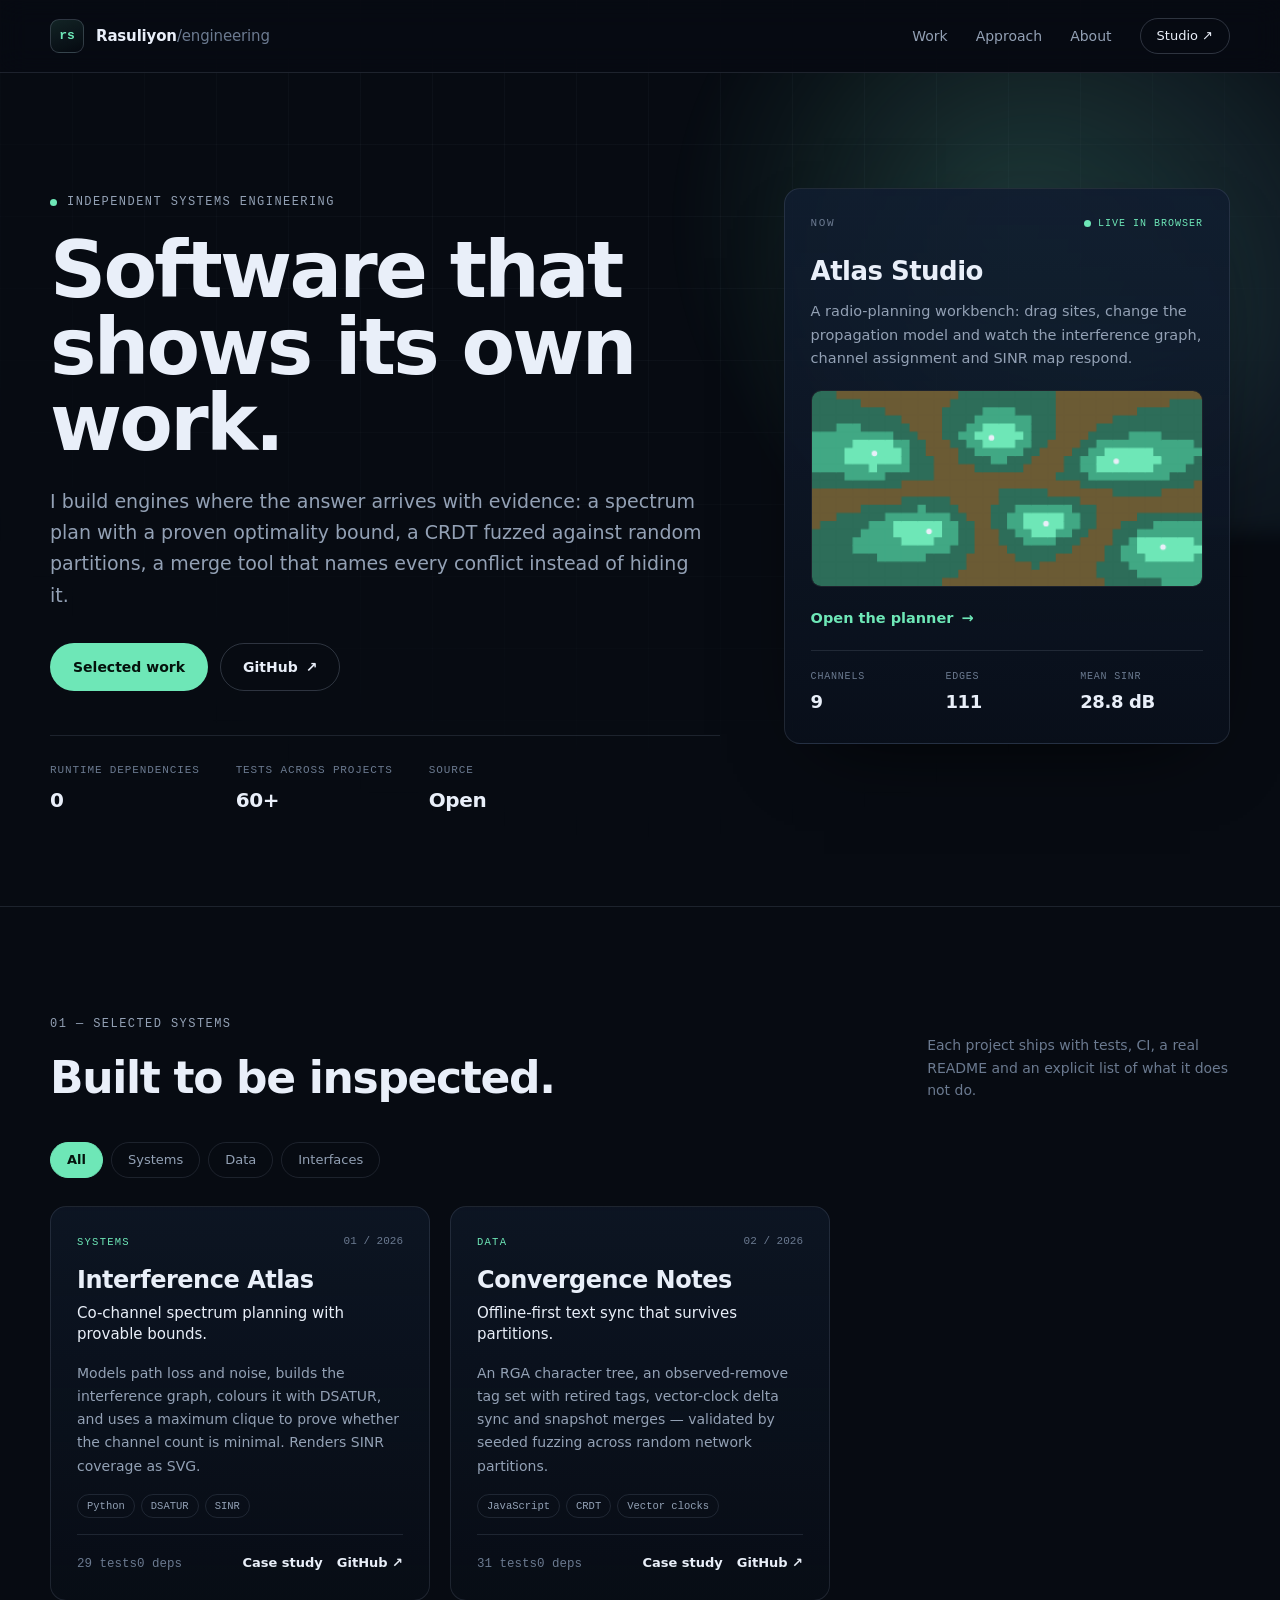
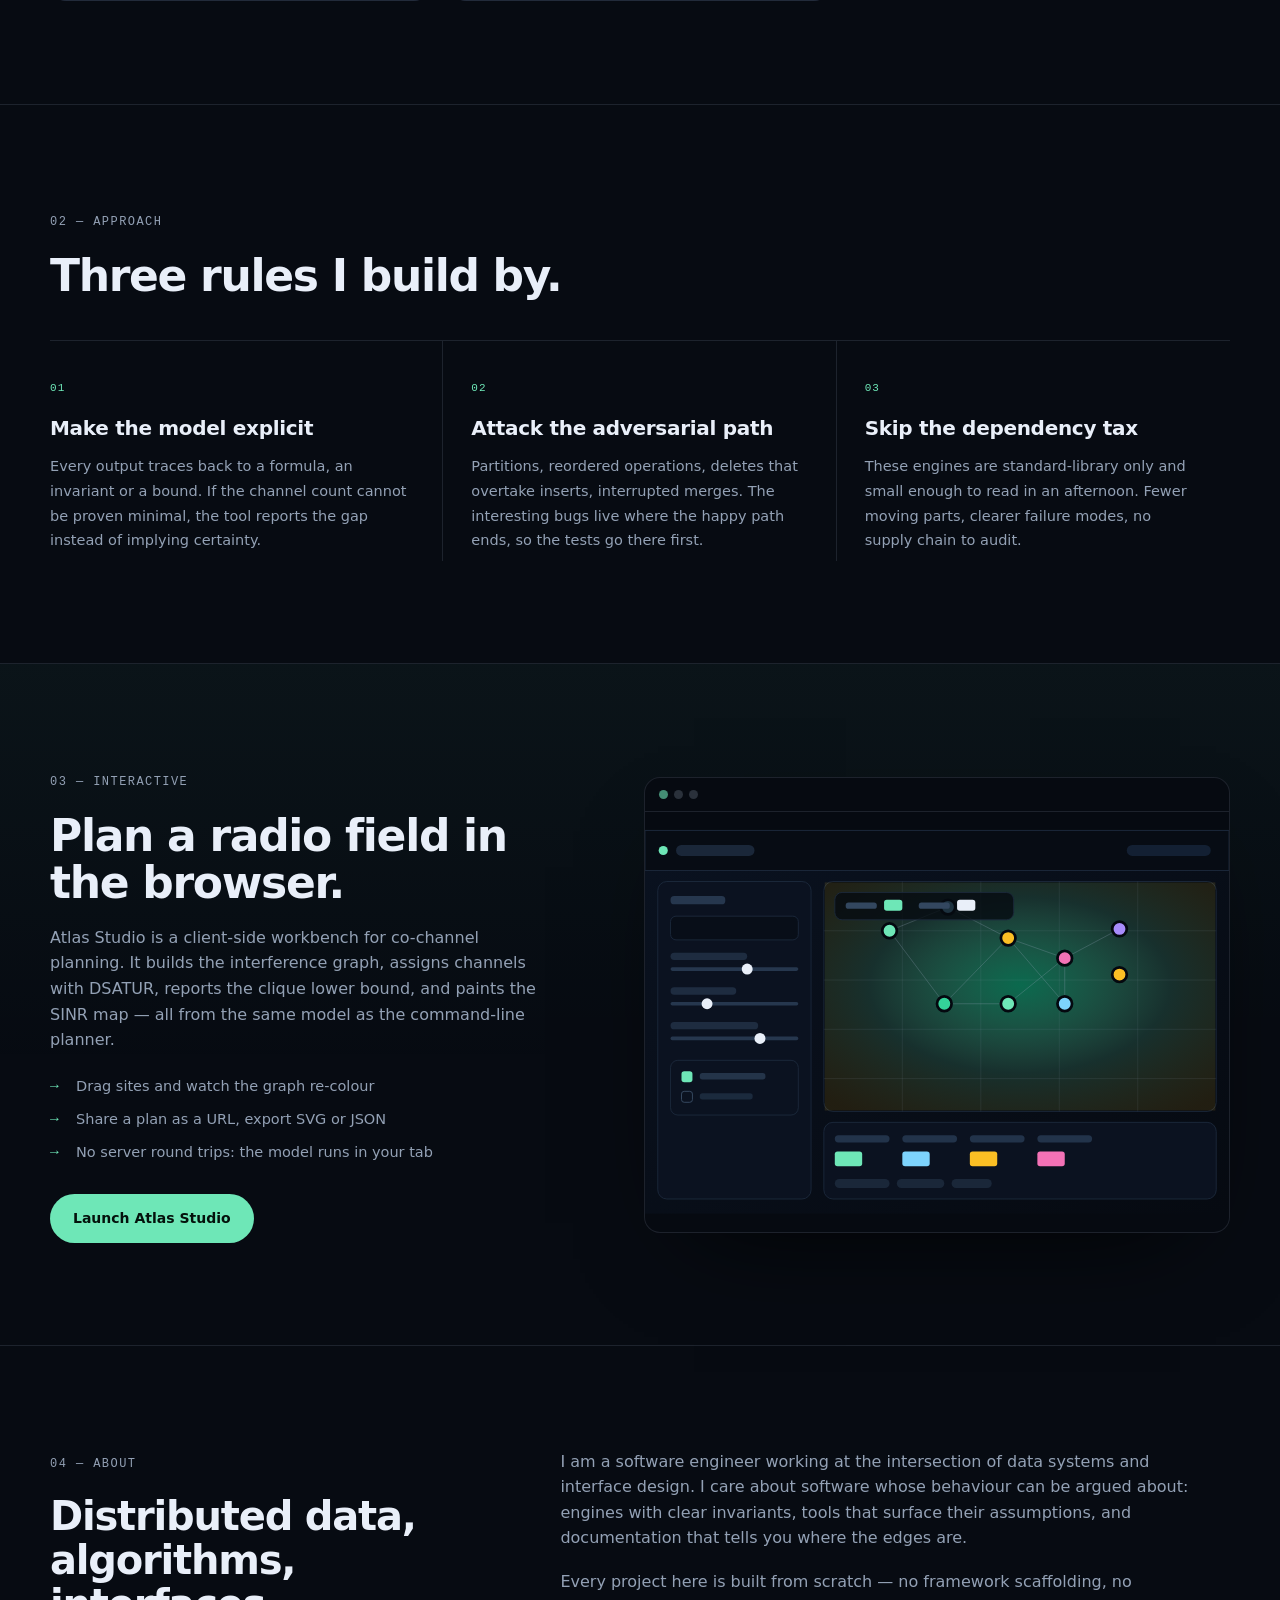
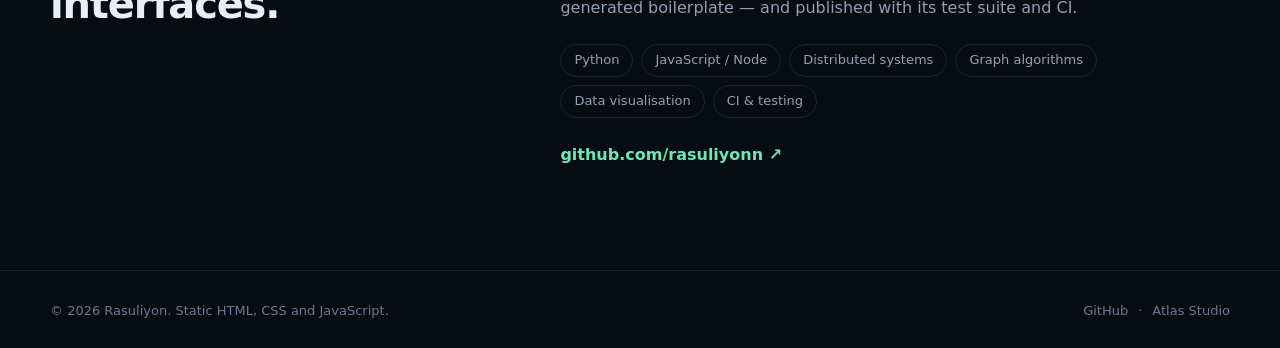
<file: index.html>
<!doctype html>
<html lang="en">
  <head>
    <meta charset="utf-8" />
    <meta name="viewport" content="width=device-width, initial-scale=1" />
    <title>Rasuliyon — systems that show their work</title>
    <meta
      name="description"
      content="Independent engineering portfolio: spectrum planning with provable bounds, CRDT synchronisation with fuzzed convergence, and tools that explain every decision."
    />
    <meta name="theme-color" content="#070b12" />
    <meta property="og:title" content="Rasuliyon — systems that show their work" />
    <meta
      property="og:description"
      content="Spectrum planners with optimality bounds. CRDT engines fuzzed against network partitions. Interfaces that expose the model."
    />
    <meta property="og:type" content="website" />
    <link rel="icon" href="assets/favicon.svg" type="image/svg+xml" />
    <link rel="stylesheet" href="assets/styles.css" />
    <script type="module" src="assets/app.js"></script>
  </head>
  <body>
    <a class="skip-link" href="#main">Skip to content</a>

    <header class="site-header">
      <div class="shell header-inner">
        <a class="brand" href="/" aria-label="Rasuliyon, home">
          <span class="brand-mark" aria-hidden="true">rs</span>
          <span class="brand-text">Rasuliyon<span class="brand-dim">/engineering</span></span>
        </a>
        <nav class="site-nav" aria-label="Primary">
          <a href="#work">Work</a>
          <a href="#approach">Approach</a>
          <a href="#about">About</a>
          <a class="nav-cta" href="/studio/">Studio <span aria-hidden="true">↗</span></a>
        </nav>
      </div>
    </header>

    <main id="main">
      <section class="hero">
        <div class="hero-glow" aria-hidden="true"></div>
        <div class="shell hero-grid">
          <div class="hero-copy">
            <p class="eyebrow"><span class="pulse" aria-hidden="true"></span>Independent systems engineering</p>
            <h1>Software that shows its&nbsp;own work.</h1>
            <p class="lede">
              I build engines where the answer arrives with evidence: a spectrum plan
              with a proven optimality bound, a CRDT fuzzed against random partitions,
              a merge tool that names every conflict instead of hiding it.
            </p>
            <div class="hero-actions">
              <a class="button button-primary" href="#work">Selected work</a>
              <a class="button button-ghost" href="https://github.com/rasuliyonn" rel="me">
                GitHub <span aria-hidden="true">↗</span>
              </a>
            </div>
            <dl class="hero-stats">
              <div>
                <dt>Runtime dependencies</dt>
                <dd>0</dd>
              </div>
              <div>
                <dt>Tests across projects</dt>
                <dd>60+</dd>
              </div>
              <div>
                <dt>Source</dt>
                <dd>Open</dd>
              </div>
            </dl>
          </div>

          <aside class="hero-panel" aria-labelledby="now-title">
            <div class="panel-top">
              <span class="panel-label">Now</span>
              <span class="panel-live"><span class="pulse" aria-hidden="true"></span>live in browser</span>
            </div>
            <h2 id="now-title">Atlas Studio</h2>
            <p>
              A radio-planning workbench: drag sites, change the propagation model and
              watch the interference graph, channel assignment and SINR map respond.
            </p>
            <div class="panel-diagram" aria-hidden="true">
              <canvas id="hero-canvas" width="360" height="180"></canvas>
            </div>
            <a class="panel-link" href="/studio/">
              Open the planner <span aria-hidden="true">→</span>
            </a>
            <dl class="panel-stats">
              <div><dt>Channels</dt><dd id="panel-channels">9</dd></div>
              <div><dt>Edges</dt><dd id="panel-edges">111</dd></div>
              <div><dt>Mean SINR</dt><dd id="panel-sinr">28.8 dB</dd></div>
            </dl>
          </aside>
        </div>
      </section>

      <section id="work" class="section work">
        <div class="shell">
          <div class="section-head">
            <div>
              <p class="kicker">01 — Selected systems</p>
              <h2>Built to be inspected.</h2>
            </div>
            <p class="section-note">
              Each project ships with tests, CI, a real README and an explicit list of
              what it does not do.
            </p>
          </div>

          <div class="filters" id="filters" role="group" aria-label="Filter projects by domain">
            <button class="filter is-active" data-filter="all" type="button">All</button>
            <button class="filter" data-filter="Systems" type="button">Systems</button>
            <button class="filter" data-filter="Data" type="button">Data</button>
            <button class="filter" data-filter="Interfaces" type="button">Interfaces</button>
          </div>

          <div class="work-grid" id="work-grid" aria-live="polite">
            <noscript>
              <p>
                The project grid needs JavaScript. Browse the repositories directly on
                <a href="https://github.com/rasuliyonn">GitHub</a>.
              </p>
            </noscript>
          </div>
        </div>
      </section>

      <section id="approach" class="section approach">
        <div class="shell">
          <div class="section-head">
            <div>
              <p class="kicker">02 — Approach</p>
              <h2>Three rules I build by.</h2>
            </div>
          </div>
          <ol class="principles">
            <li>
              <span class="principle-index">01</span>
              <h3>Make the model explicit</h3>
              <p>
                Every output traces back to a formula, an invariant or a bound. If the
                channel count cannot be proven minimal, the tool reports the gap instead
                of implying certainty.
              </p>
            </li>
            <li>
              <span class="principle-index">02</span>
              <h3>Attack the adversarial path</h3>
              <p>
                Partitions, reordered operations, deletes that overtake inserts,
                interrupted merges. The interesting bugs live where the happy path ends,
                so the tests go there first.
              </p>
            </li>
            <li>
              <span class="principle-index">03</span>
              <h3>Skip the dependency tax</h3>
              <p>
                These engines are standard-library only and small enough to read in an
                afternoon. Fewer moving parts, clearer failure modes, no supply chain to
                audit.
              </p>
            </li>
          </ol>
        </div>
      </section>

      <section class="section studio-band">
        <div class="shell studio-grid">
          <div class="studio-copy">
            <p class="kicker">03 — Interactive</p>
            <h2>Plan a radio field in the browser.</h2>
            <p>
              Atlas Studio is a client-side workbench for co-channel planning. It builds
              the interference graph, assigns channels with DSATUR, reports the clique
              lower bound, and paints the SINR map — all from the same model as the
              command-line planner.
            </p>
            <ul class="tick-list">
              <li>Drag sites and watch the graph re-colour</li>
              <li>Share a plan as a URL, export SVG or JSON</li>
              <li>No server round trips: the model runs in your tab</li>
            </ul>
            <a class="button button-primary" href="/studio/">Launch Atlas Studio</a>
          </div>
          <div class="studio-shot" aria-hidden="true">
            <div class="shot-bar"><span></span><span></span><span></span></div>
            <img src="assets/studio-preview.svg" alt="" width="640" height="420" loading="lazy" />
          </div>
        </div>
      </section>

      <section id="about" class="section about">
        <div class="shell about-grid">
          <div>
            <p class="kicker">04 — About</p>
            <h2>Distributed data, algorithms, interfaces.</h2>
          </div>
          <div class="about-copy">
            <p>
              I am a software engineer working at the intersection of data systems and
              interface design. I care about software whose behaviour can be argued
              about: engines with clear invariants, tools that surface their assumptions,
              and documentation that tells you where the edges are.
            </p>
            <p>
              Every project here is built from scratch — no framework scaffolding, no
              generated boilerplate — and published with its test suite and CI.
            </p>
            <ul class="chips" aria-label="Technical focus">
              <li>Python</li>
              <li>JavaScript / Node</li>
              <li>Distributed systems</li>
              <li>Graph algorithms</li>
              <li>Data visualisation</li>
              <li>CI &amp; testing</li>
            </ul>
            <div class="about-links">
              <a href="https://github.com/rasuliyonn">github.com/rasuliyonn <span aria-hidden="true">↗</span></a>
            </div>
          </div>
        </div>
      </section>
    </main>

    <footer class="site-footer">
      <div class="shell footer-inner">
        <p>© 2026 Rasuliyon. Static HTML, CSS and JavaScript.</p>
        <p class="footer-meta">
          <a href="https://github.com/rasuliyonn">GitHub</a>
          <span aria-hidden="true">·</span>
          <a href="/studio/">Atlas Studio</a>
        </p>
      </div>
    </footer>
  </body>
</html>
</file>
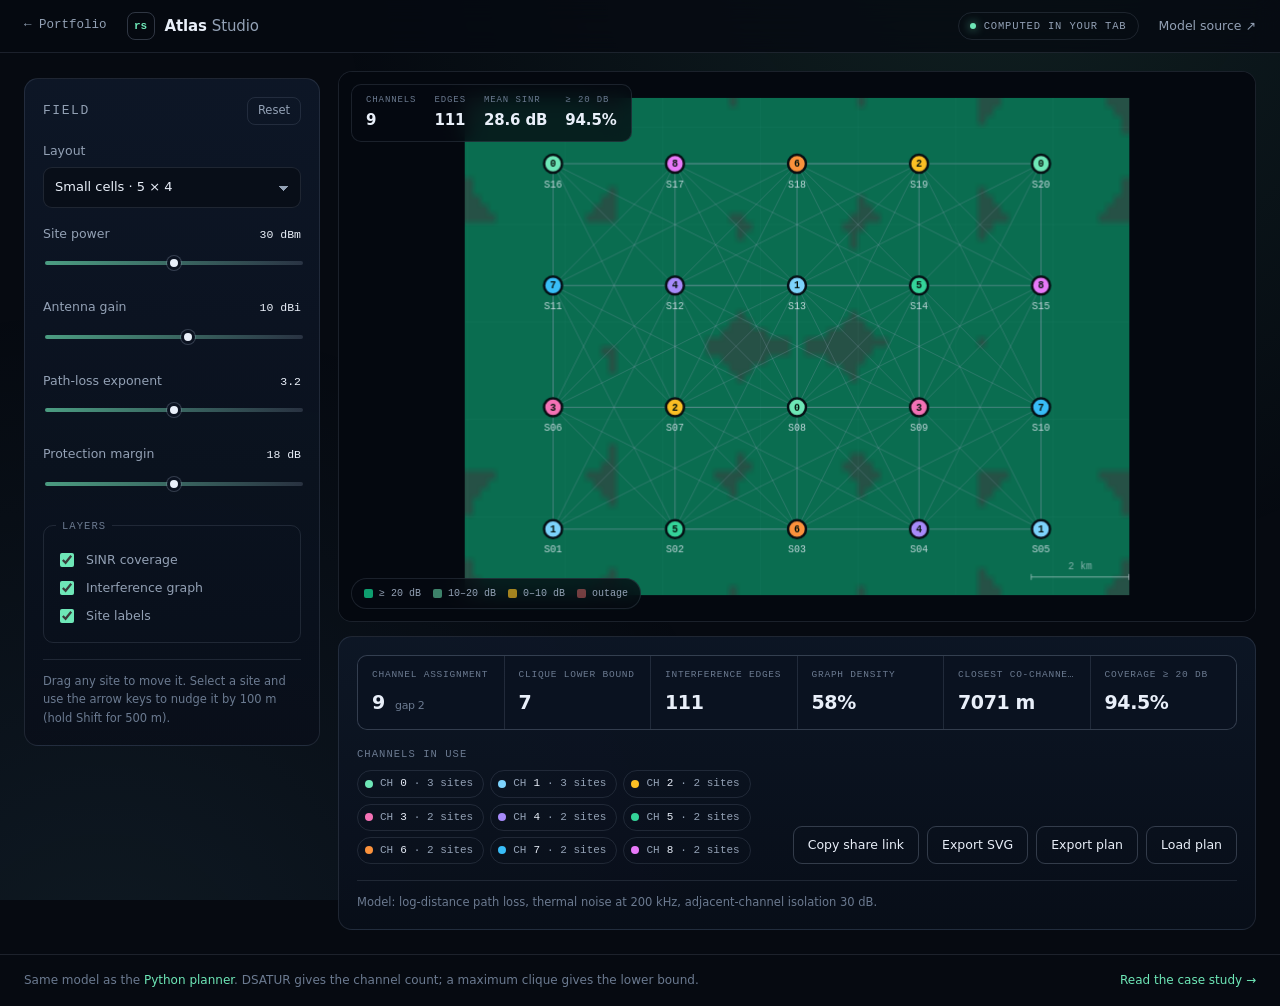
<file: studio/index.html>
<!doctype html>
<html lang="en">
  <head>
    <meta charset="utf-8" />
    <meta name="viewport" content="width=device-width, initial-scale=1" />
    <title>Atlas Studio — plan a radio field in the browser</title>
    <meta
      name="description"
      content="Interactive co-channel spectrum planner: drag sites, tune propagation, and see the interference graph, DSATUR channel assignment and SINR coverage update live."
    />
    <meta name="theme-color" content="#060a11" />
    <link rel="icon" href="/assets/favicon.svg" type="image/svg+xml" />
    <link rel="stylesheet" href="styles.css" />
    <script type="module" src="src/app.js"></script>
  </head>
  <body>
    <a class="skip-link" href="#workspace">Skip to planner</a>

    <header class="topbar">
      <div class="topbar-left">
        <a class="back" href="/"><span aria-hidden="true">←</span> Portfolio</a>
        <div class="app-title">
          <span class="app-mark" aria-hidden="true">rs</span>
          <span>Atlas <em>Studio</em></span>
        </div>
      </div>
      <div class="topbar-right">
        <span class="badge"><span class="badge-dot" aria-hidden="true"></span>computed in your tab</span>
        <a class="source-link" href="https://github.com/rasuliyonn/interference-atlas">
          Model source <span aria-hidden="true">↗</span>
        </a>
      </div>
    </header>

    <main class="workspace" id="workspace">
      <aside class="controls panel" aria-labelledby="controls-title">
        <div class="panel-heading">
          <h2 id="controls-title">Field</h2>
          <button class="mini-button" id="reset" type="button">Reset</button>
        </div>

        <label class="field">
          <span class="field-label">Layout</span>
          <select id="preset">
            <option value="small">Small cells · 5 × 4</option>
            <option value="macro">Macro grid · 4 × 3</option>
            <option value="dense">Dense grid · 6 × 5</option>
            <option value="random">Scattered · 14 sites</option>
          </select>
        </label>

        <label class="field">
          <span class="field-label">Site power <output id="power-out" for="power">30 dBm</output></span>
          <input id="power" type="range" min="18" max="42" step="0.5" value="30" />
        </label>

        <label class="field">
          <span class="field-label">Antenna gain <output id="gain-out" for="gain">10 dBi</output></span>
          <input id="gain" type="range" min="0" max="18" step="0.5" value="10" />
        </label>

        <label class="field">
          <span class="field-label">Path-loss exponent <output id="exponent-out" for="exponent">3.2</output></span>
          <input id="exponent" type="range" min="2.2" max="4.2" step="0.1" value="3.2" />
        </label>

        <label class="field">
          <span class="field-label">Protection margin <output id="margin-out" for="margin">18 dB</output></span>
          <input id="margin" type="range" min="6" max="30" step="1" value="18" />
        </label>

        <fieldset class="toggles">
          <legend>Layers</legend>
          <label><input type="checkbox" id="toggle-coverage" checked /> SINR coverage</label>
          <label><input type="checkbox" id="toggle-graph" checked /> Interference graph</label>
          <label><input type="checkbox" id="toggle-labels" checked /> Site labels</label>
        </fieldset>

        <p class="hint">
          Drag any site to move it. Select a site and use the arrow keys to nudge it by
          100 m (hold Shift for 500 m).
        </p>
      </aside>

      <section class="stage-column">
        <div class="stage" id="stage">
          <canvas id="map" tabindex="0" aria-label="Radio planning map. Twenty draggable sites on a SINR coverage field."></canvas>
          <div class="hud" aria-live="polite">
            <div class="hud-item">
              <span>Channels</span>
              <strong id="hud-channels">–</strong>
            </div>
            <div class="hud-item">
              <span>Edges</span>
              <strong id="hud-edges">–</strong>
            </div>
            <div class="hud-item">
              <span>Mean SINR</span>
              <strong id="hud-sinr">–</strong>
            </div>
            <div class="hud-item">
              <span>≥ 20 dB</span>
              <strong id="hud-coverage">–</strong>
            </div>
          </div>
          <ul class="legend" aria-label="Coverage legend">
            <li><span class="swatch great"></span>≥ 20 dB</li>
            <li><span class="swatch good"></span>10–20 dB</li>
            <li><span class="swatch fair"></span>0–10 dB</li>
            <li><span class="swatch outage"></span>outage</li>
          </ul>
          <div class="tooltip" id="tooltip" hidden></div>
        </div>

        <div class="results">
          <dl class="metric-row" id="metric-row">
            <div><dt>Channel assignment</dt><dd id="m-channels">–</dd></div>
            <div><dt>Clique lower bound</dt><dd id="m-bound">–</dd></div>
            <div><dt>Interference edges</dt><dd id="m-edges">–</dd></div>
            <div><dt>Graph density</dt><dd id="m-density">–</dd></div>
            <div><dt>Closest co-channel reuse</dt><dd id="m-reuse">–</dd></div>
            <div><dt>Coverage ≥ 20 dB</dt><dd id="m-coverage">–</dd></div>
          </dl>

          <div class="lower">
            <div class="channel-panel">
              <h3>Channels in use</h3>
              <ul class="channel-list" id="channel-list"></ul>
            </div>
            <div class="actions">
              <button class="button" id="share" type="button">Copy share link</button>
              <button class="button" id="export-svg" type="button">Export SVG</button>
              <button class="button" id="export-json" type="button">Export plan</button>
              <label class="button file-button">
                Load plan
                <input type="file" id="import" accept="application/json" />
              </label>
            </div>
          </div>

          <p class="status" id="status" role="status" aria-live="polite">
            Model: log-distance path loss, thermal noise at 200 kHz, adjacent-channel
            isolation 30 dB.
          </p>
        </div>
      </section>
    </main>

    <footer class="studio-footer">
      <p>
        Same model as the
        <a href="https://github.com/rasuliyonn/interference-atlas">Python planner</a>.
        DSATUR gives the channel count; a maximum clique gives the lower bound.
      </p>
      <a href="/work/interference-atlas/">Read the case study <span aria-hidden="true">→</span></a>
    </footer>
  </body>
</html>
</file>
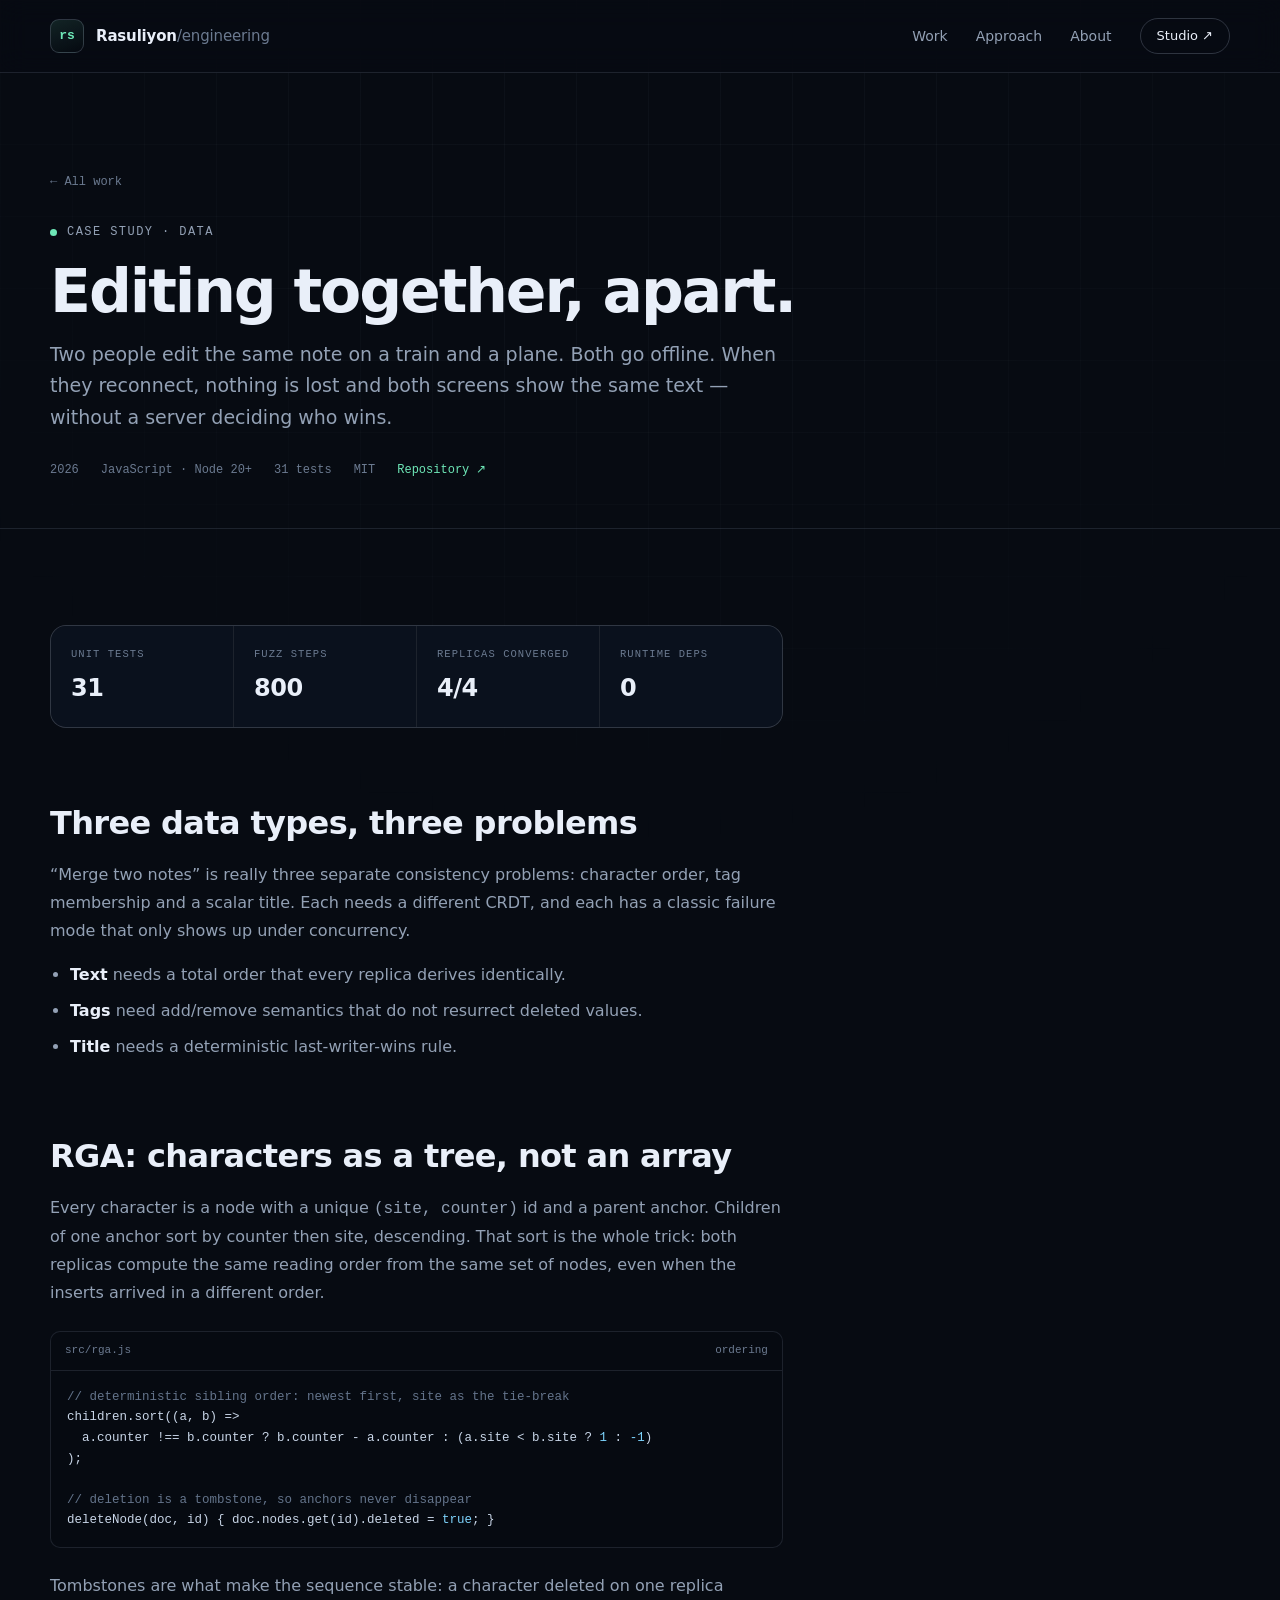
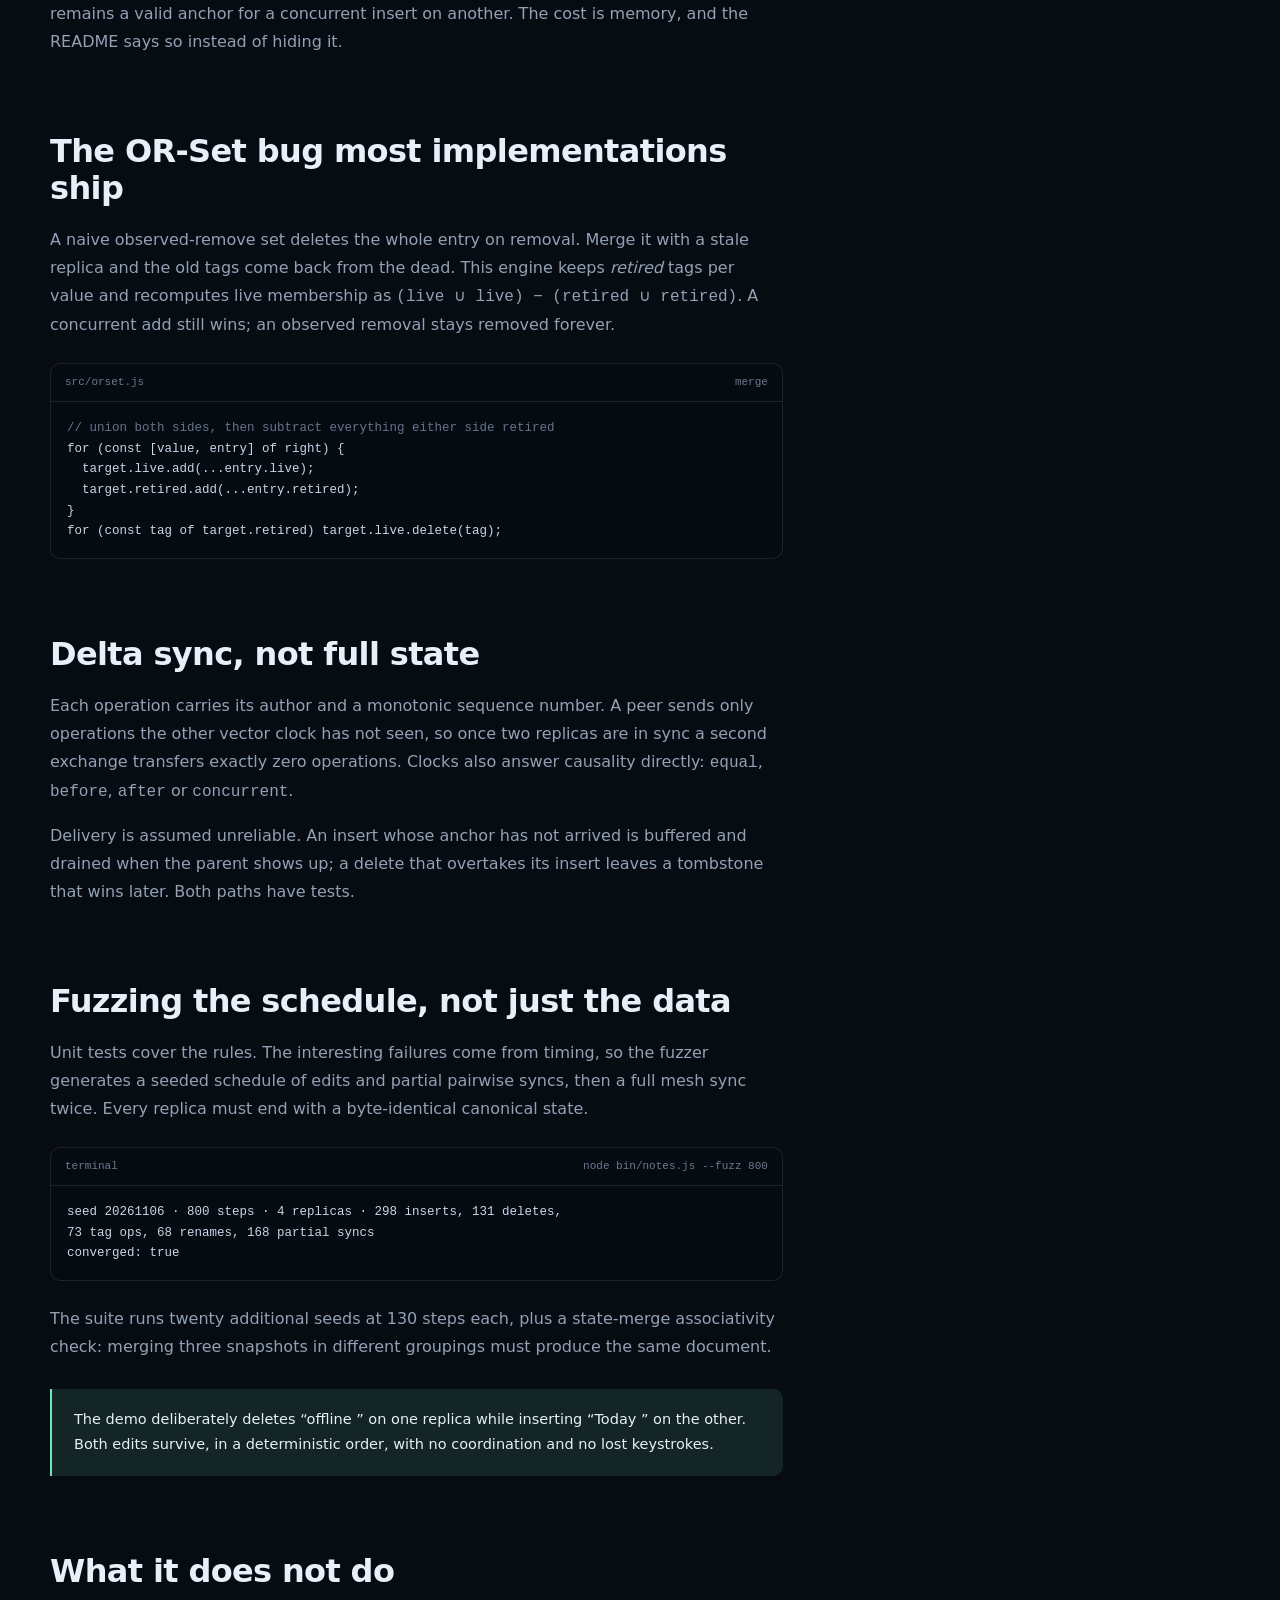
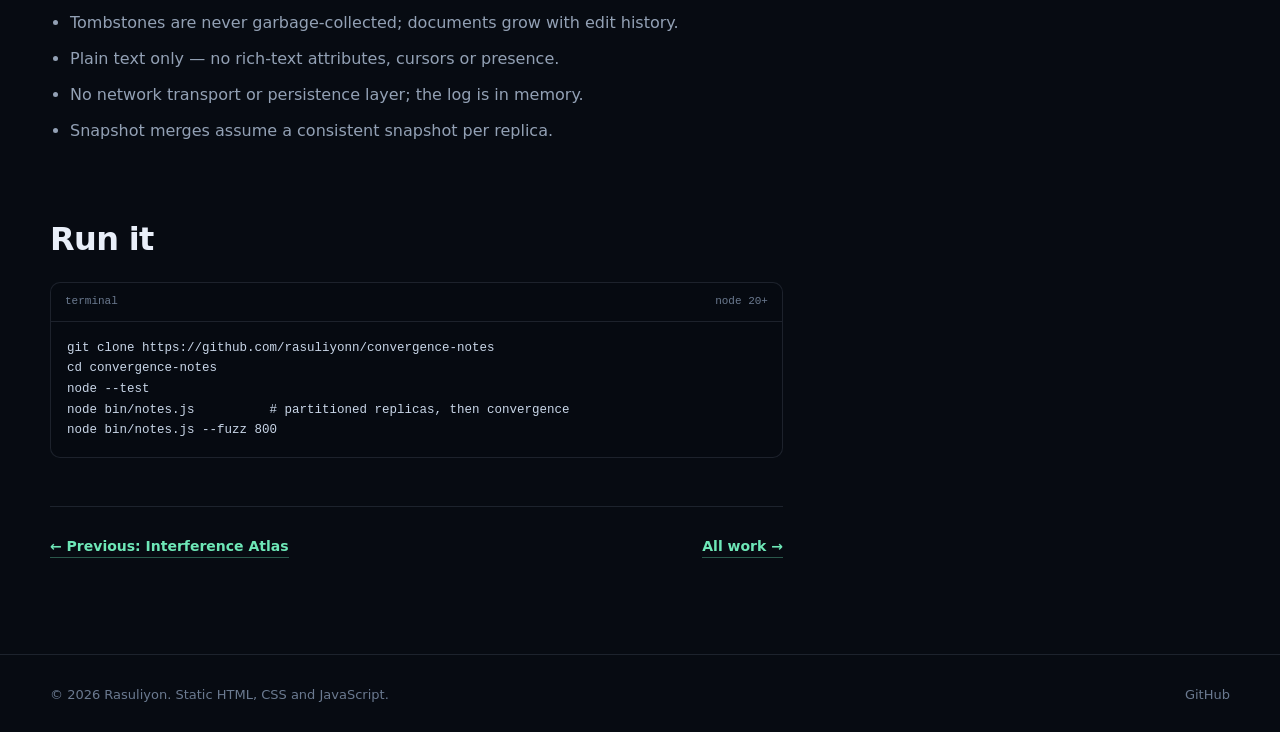
<file: work/convergence-notes/index.html>
<!doctype html>
<html lang="en">
  <head>
    <meta charset="utf-8" />
    <meta name="viewport" content="width=device-width, initial-scale=1" />
    <title>Convergence Notes — CRDT sync built from scratch</title>
    <meta
      name="description"
      content="Case study: an offline-first note engine built on an RGA sequence, an observed-remove tag set with retired tags, vector-clock delta sync and seeded convergence fuzzing."
    />
    <meta name="theme-color" content="#070b12" />
    <link rel="icon" href="/assets/favicon.svg" type="image/svg+xml" />
    <link rel="stylesheet" href="/assets/styles.css" />
  </head>
  <body>
    <a class="skip-link" href="#main">Skip to content</a>
    <header class="site-header">
      <div class="shell header-inner">
        <a class="brand" href="/" aria-label="Rasuliyon, home">
          <span class="brand-mark" aria-hidden="true">rs</span>
          <span class="brand-text">Rasuliyon<span class="brand-dim">/engineering</span></span>
        </a>
        <nav class="site-nav" aria-label="Primary">
          <a href="/#work">Work</a>
          <a href="/#approach">Approach</a>
          <a href="/#about">About</a>
          <a class="nav-cta" href="/studio/">Studio <span aria-hidden="true">↗</span></a>
        </nav>
      </div>
    </header>

    <main id="main">
      <article>
        <header class="article-hero">
          <div class="shell">
            <p class="breadcrumb"><a href="/#work">← All work</a></p>
            <p class="eyebrow"><span class="pulse" aria-hidden="true"></span>Case study · Data</p>
            <h1>Editing together, apart.</h1>
            <p class="lede">
              Two people edit the same note on a train and a plane. Both go offline. When
              they reconnect, nothing is lost and both screens show the same text — without
              a server deciding who wins.
            </p>
            <div class="article-meta">
              <span>2026</span>
              <span>JavaScript · Node 20+</span>
              <span>31 tests</span>
              <span>MIT</span>
              <a href="https://github.com/rasuliyonn/convergence-notes">Repository ↗</a>
            </div>
          </div>
        </header>

        <div class="article">
          <div class="shell">
            <div class="prose">
              <dl class="metrics">
                <div><dt>Unit tests</dt><dd>31</dd></div>
                <div><dt>Fuzz steps</dt><dd>800</dd></div>
                <div><dt>Replicas converged</dt><dd>4/4</dd></div>
                <div><dt>Runtime deps</dt><dd>0</dd></div>
              </dl>

              <h2>Three data types, three problems</h2>
              <p>
                “Merge two notes” is really three separate consistency problems: character
                order, tag membership and a scalar title. Each needs a different CRDT, and
                each has a classic failure mode that only shows up under concurrency.
              </p>
              <ul>
                <li><strong>Text</strong> needs a total order that every replica derives identically.</li>
                <li><strong>Tags</strong> need add/remove semantics that do not resurrect deleted values.</li>
                <li><strong>Title</strong> needs a deterministic last-writer-wins rule.</li>
              </ul>

              <h2>RGA: characters as a tree, not an array</h2>
              <p>
                Every character is a node with a unique <code>(site, counter)</code> id and
                a parent anchor. Children of one anchor sort by counter then site,
                descending. That sort is the whole trick: both replicas compute the same
                reading order from the same set of nodes, even when the inserts arrived in
                a different order.
              </p>
              <div class="code-block">
                <header><span>src/rga.js</span><span>ordering</span></header>
                <pre><span class="c">// deterministic sibling order: newest first, site as the tie-break</span>
children.sort((a, b) =&gt;
  a.counter !== b.counter ? b.counter - a.counter : (a.site &lt; b.site ? <span class="n">1</span> : <span class="n">-1</span>)
);

<span class="c">// deletion is a tombstone, so anchors never disappear</span>
deleteNode(doc, id) { doc.nodes.get(id).deleted = <span class="n">true</span>; }</pre>
              </div>
              <p>
                Tombstones are what make the sequence stable: a character deleted on one
                replica remains a valid anchor for a concurrent insert on another. The cost
                is memory, and the README says so instead of hiding it.
              </p>

              <h2>The OR-Set bug most implementations ship</h2>
              <p>
                A naive observed-remove set deletes the whole entry on removal. Merge it
                with a stale replica and the old tags come back from the dead. This engine
                keeps <em>retired</em> tags per value and recomputes live membership as
                <code>(live ∪ live) − (retired ∪ retired)</code>. A concurrent add still
                wins; an observed removal stays removed forever.
              </p>
              <div class="code-block">
                <header><span>src/orset.js</span><span>merge</span></header>
                <pre><span class="c">// union both sides, then subtract everything either side retired</span>
for (const [value, entry] of right) {
  target.live.add(...entry.live);
  target.retired.add(...entry.retired);
}
for (const tag of target.retired) target.live.delete(tag);</pre>
              </div>

              <h2>Delta sync, not full state</h2>
              <p>
                Each operation carries its author and a monotonic sequence number. A peer
                sends only operations the other vector clock has not seen, so once two
                replicas are in sync a second exchange transfers exactly zero operations.
                Clocks also answer causality directly: <code>equal</code>,
                <code>before</code>, <code>after</code> or <code>concurrent</code>.
              </p>
              <p>
                Delivery is assumed unreliable. An insert whose anchor has not arrived is
                buffered and drained when the parent shows up; a delete that overtakes its
                insert leaves a tombstone that wins later. Both paths have tests.
              </p>

              <h2>Fuzzing the schedule, not just the data</h2>
              <p>
                Unit tests cover the rules. The interesting failures come from timing, so
                the fuzzer generates a seeded schedule of edits and partial pairwise syncs,
                then a full mesh sync twice. Every replica must end with a byte-identical
                canonical state.
              </p>
              <div class="code-block">
                <header><span>terminal</span><span>node bin/notes.js --fuzz 800</span></header>
                <pre>seed 20261106 · 800 steps · 4 replicas · 298 inserts, 131 deletes,
73 tag ops, 68 renames, 168 partial syncs
converged: true</pre>
              </div>
              <p>
                The suite runs twenty additional seeds at 130 steps each, plus a
                state-merge associativity check: merging three snapshots in different
                groupings must produce the same document.
              </p>

              <div class="callout">
                <p>
                  The demo deliberately deletes “offline ” on one replica while inserting
                  “Today ” on the other. Both edits survive, in a deterministic order, with
                  no coordination and no lost keystrokes.
                </p>
              </div>

              <h2>What it does not do</h2>
              <ul>
                <li>Tombstones are never garbage-collected; documents grow with edit history.</li>
                <li>Plain text only — no rich-text attributes, cursors or presence.</li>
                <li>No network transport or persistence layer; the log is in memory.</li>
                <li>Snapshot merges assume a consistent snapshot per replica.</li>
              </ul>

              <h2>Run it</h2>
              <div class="code-block">
                <header><span>terminal</span><span>node 20+</span></header>
                <pre>git clone https://github.com/rasuliyonn/convergence-notes
cd convergence-notes
node --test
node bin/notes.js          # partitioned replicas, then convergence
node bin/notes.js --fuzz 800</pre>
              </div>

              <div class="article-footer">
                <a href="/work/interference-atlas/">← Previous: Interference Atlas</a>
                <a href="/#work">All work →</a>
              </div>
            </div>
          </div>
        </div>
      </article>
    </main>

    <footer class="site-footer">
      <div class="shell footer-inner">
        <p>© 2026 Rasuliyon. Static HTML, CSS and JavaScript.</p>
        <p class="footer-meta"><a href="https://github.com/rasuliyonn">GitHub</a></p>
      </div>
    </footer>
  </body>
</html>
</file>
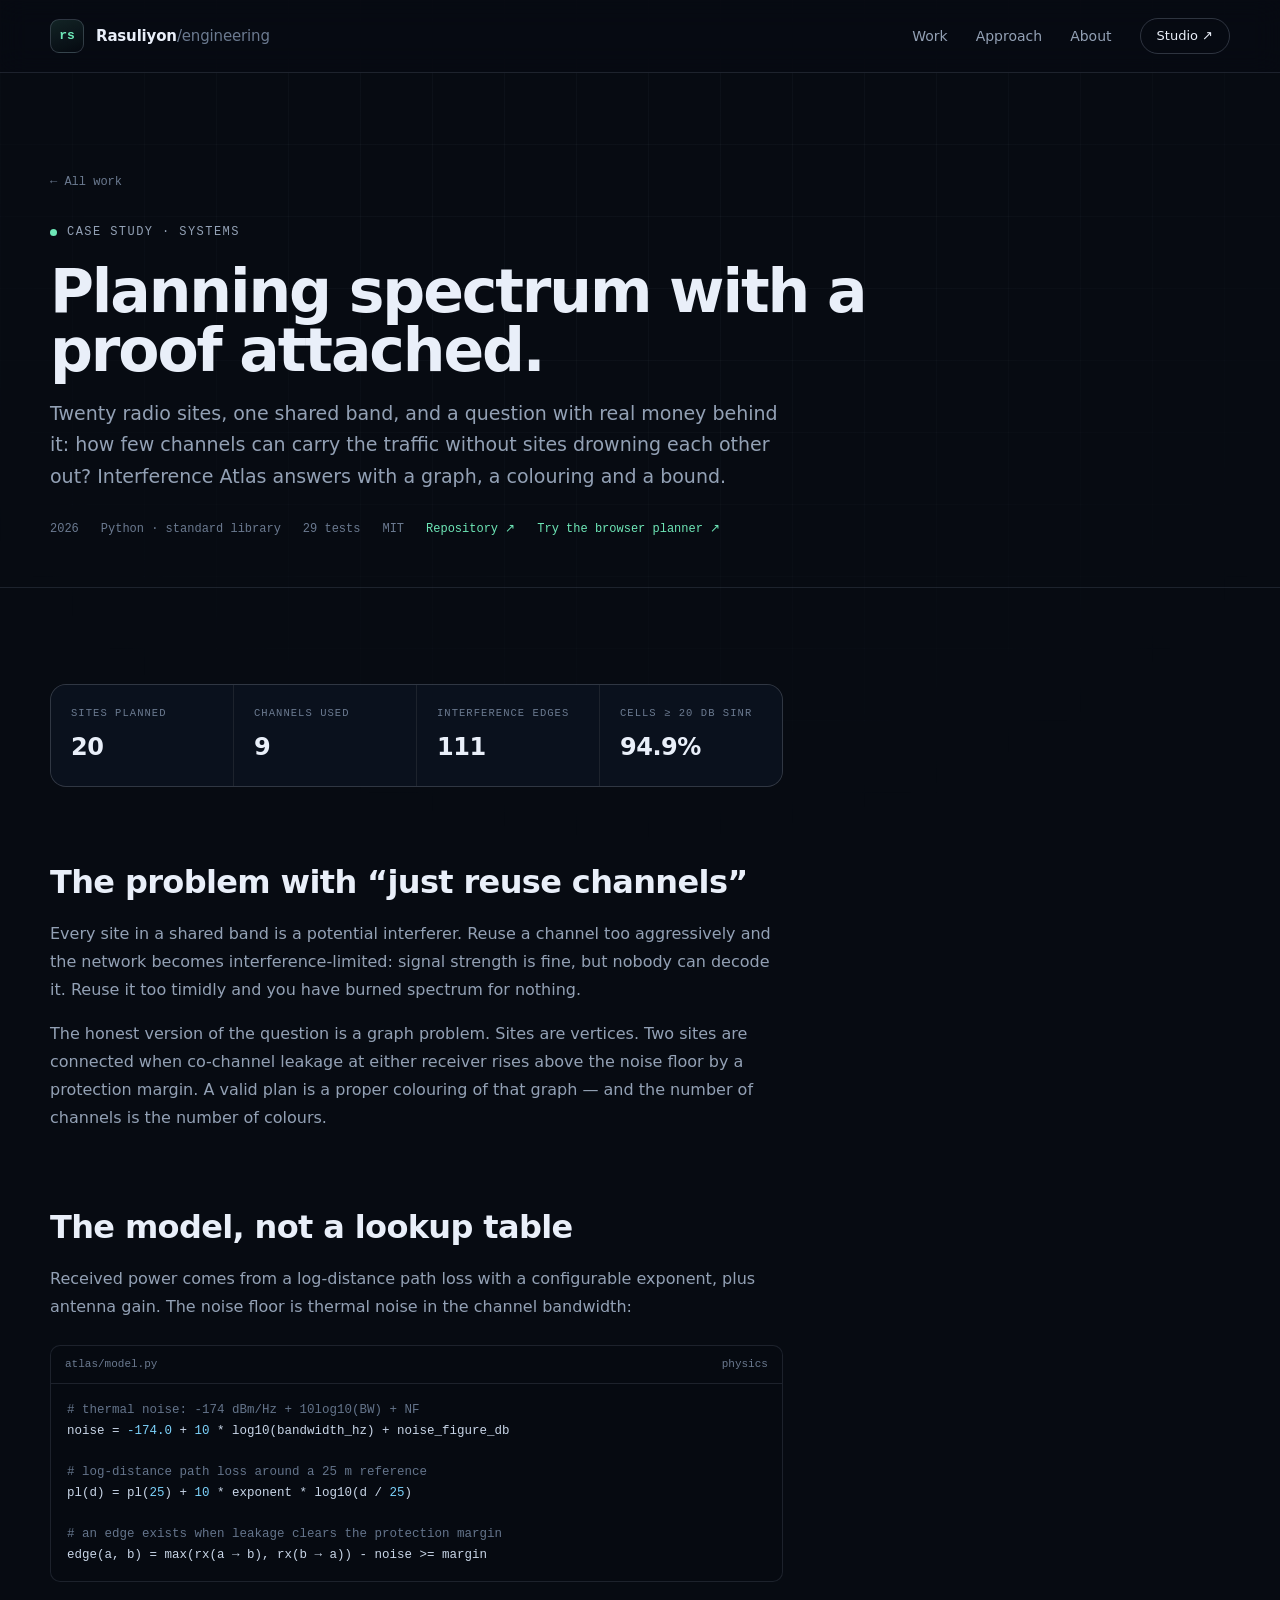
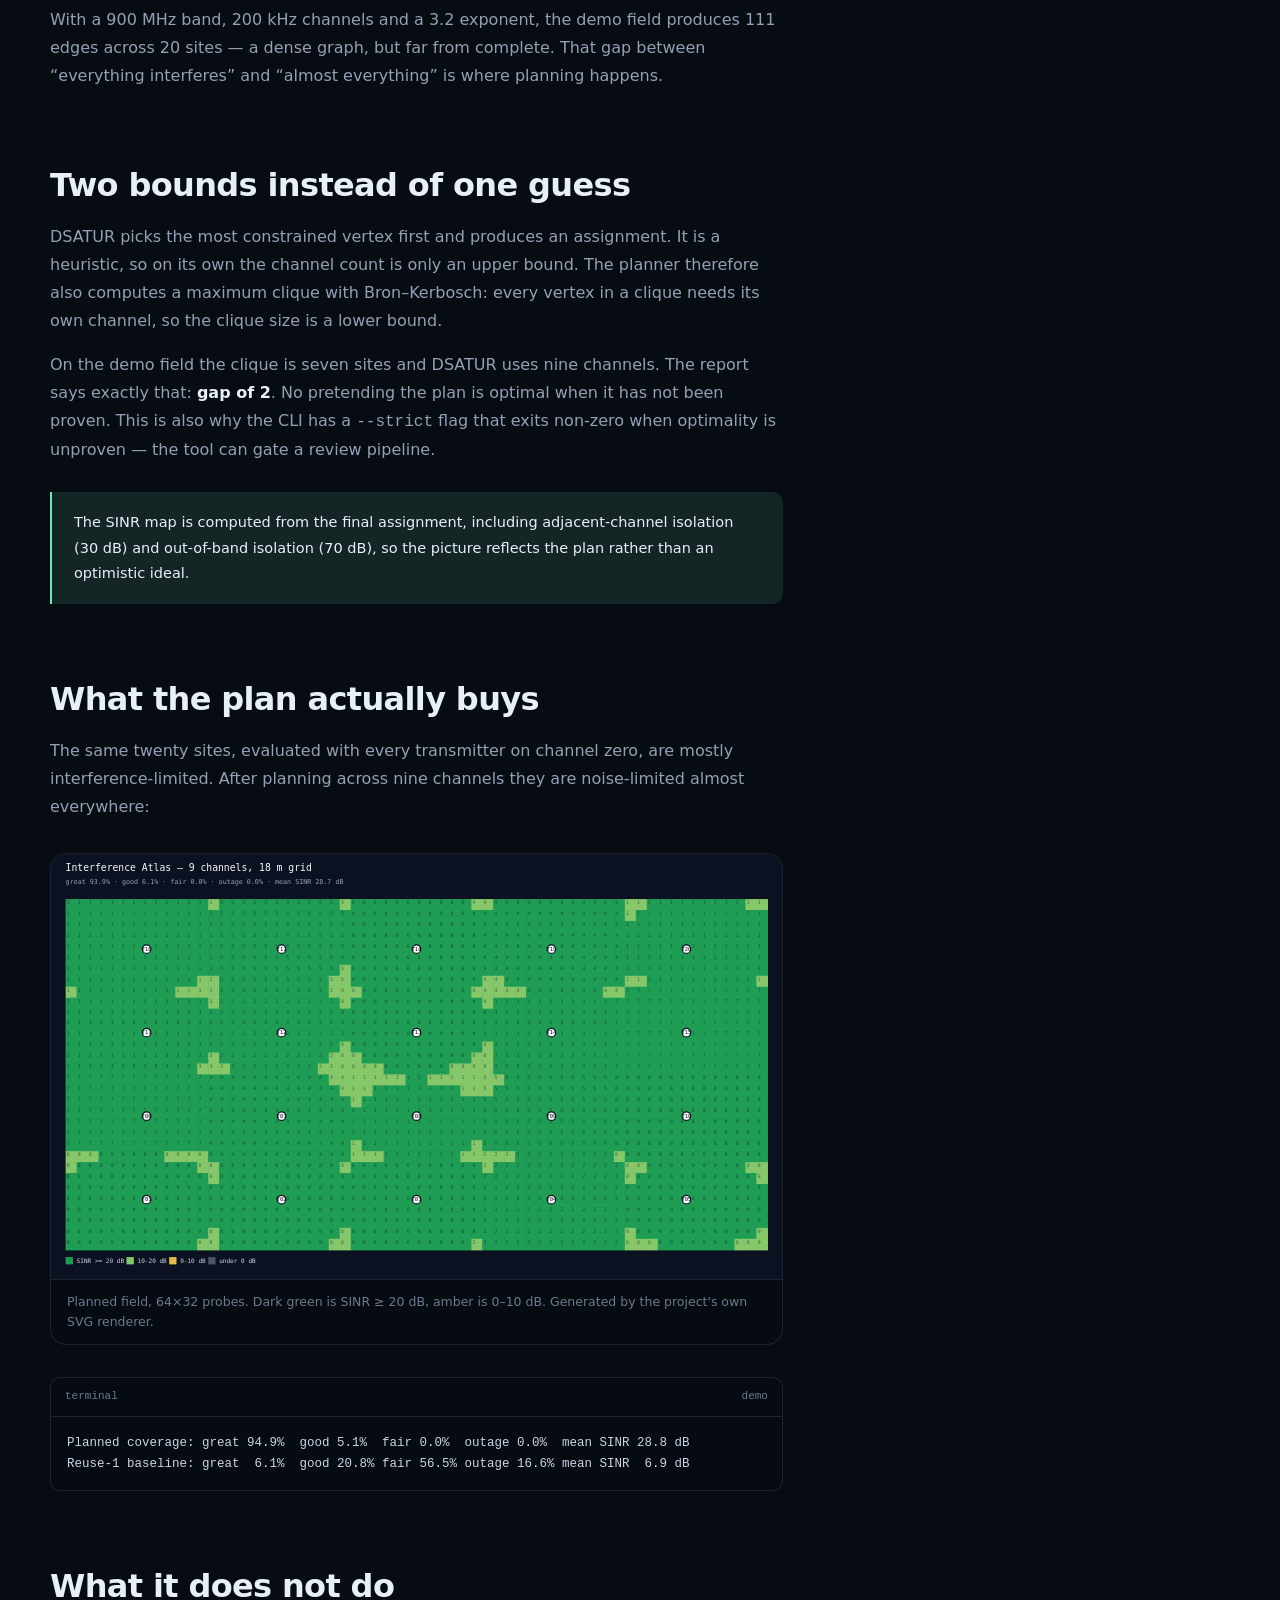
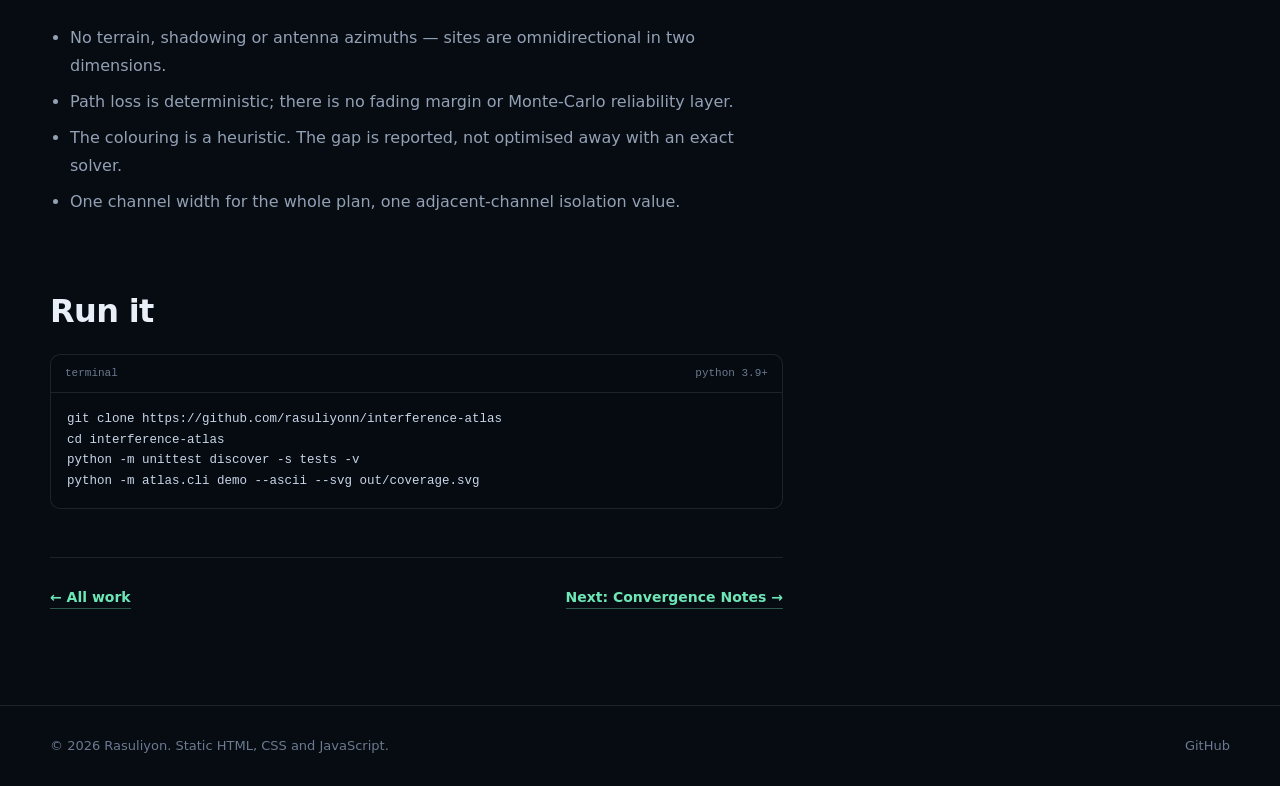
<file: work/interference-atlas/index.html>
<!doctype html>
<html lang="en">
  <head>
    <meta charset="utf-8" />
    <meta name="viewport" content="width=device-width, initial-scale=1" />
    <title>Interference Atlas — spectrum planning with provable bounds</title>
    <meta
      name="description"
      content="Case study: a co-channel spectrum planner that models path loss, builds an interference graph, colours it with DSATUR and proves optimality with a maximum clique."
    />
    <meta name="theme-color" content="#070b12" />
    <link rel="icon" href="/assets/favicon.svg" type="image/svg+xml" />
    <link rel="stylesheet" href="/assets/styles.css" />
  </head>
  <body>
    <a class="skip-link" href="#main">Skip to content</a>
    <header class="site-header">
      <div class="shell header-inner">
        <a class="brand" href="/" aria-label="Rasuliyon, home">
          <span class="brand-mark" aria-hidden="true">rs</span>
          <span class="brand-text">Rasuliyon<span class="brand-dim">/engineering</span></span>
        </a>
        <nav class="site-nav" aria-label="Primary">
          <a href="/#work">Work</a>
          <a href="/#approach">Approach</a>
          <a href="/#about">About</a>
          <a class="nav-cta" href="/studio/">Studio <span aria-hidden="true">↗</span></a>
        </nav>
      </div>
    </header>

    <main id="main">
      <article>
        <header class="article-hero">
          <div class="shell">
            <p class="breadcrumb"><a href="/#work">← All work</a></p>
            <p class="eyebrow"><span class="pulse" aria-hidden="true"></span>Case study · Systems</p>
            <h1>Planning spectrum with a proof attached.</h1>
            <p class="lede">
              Twenty radio sites, one shared band, and a question with real money behind
              it: how few channels can carry the traffic without sites drowning each
              other out? Interference Atlas answers with a graph, a colouring and a bound.
            </p>
            <div class="article-meta">
              <span>2026</span>
              <span>Python · standard library</span>
              <span>29 tests</span>
              <span>MIT</span>
              <a href="https://github.com/rasuliyonn/interference-atlas">Repository ↗</a>
              <a href="/studio/">Try the browser planner ↗</a>
            </div>
          </div>
        </header>

        <div class="article">
          <div class="shell">
            <div class="prose">
              <dl class="metrics">
                <div><dt>Sites planned</dt><dd>20</dd></div>
                <div><dt>Channels used</dt><dd>9</dd></div>
                <div><dt>Interference edges</dt><dd>111</dd></div>
                <div><dt>Cells ≥ 20 dB SINR</dt><dd>94.9%</dd></div>
              </dl>

              <h2>The problem with “just reuse channels”</h2>
              <p>
                Every site in a shared band is a potential interferer. Reuse a channel
                too aggressively and the network becomes interference-limited: signal
                strength is fine, but nobody can decode it. Reuse it too timidly and you
                have burned spectrum for nothing.
              </p>
              <p>
                The honest version of the question is a graph problem. Sites are vertices.
                Two sites are connected when co-channel leakage at either receiver rises
                above the noise floor by a protection margin. A valid plan is a proper
                colouring of that graph — and the number of channels is the number of
                colours.
              </p>

              <h2>The model, not a lookup table</h2>
              <p>
                Received power comes from a log-distance path loss with a configurable
                exponent, plus antenna gain. The noise floor is thermal noise in the
                channel bandwidth:
              </p>
              <div class="code-block">
                <header><span>atlas/model.py</span><span>physics</span></header>
                <pre><span class="c"># thermal noise: -174 dBm/Hz + 10log10(BW) + NF</span>
noise = <span class="n">-174.0</span> + <span class="n">10</span> * log10(bandwidth_hz) + noise_figure_db

<span class="c"># log-distance path loss around a 25 m reference</span>
pl(d) = pl(<span class="n">25</span>) + <span class="n">10</span> * exponent * log10(d / <span class="n">25</span>)

<span class="c"># an edge exists when leakage clears the protection margin</span>
edge(a, b) = max(rx(a → b), rx(b → a)) - noise >= margin</pre>
              </div>
              <p>
                With a 900 MHz band, 200 kHz channels and a 3.2 exponent, the demo field
                produces 111 edges across 20 sites — a dense graph, but far from complete.
                That gap between “everything interferes” and “almost everything” is where
                planning happens.
              </p>

              <h2>Two bounds instead of one guess</h2>
              <p>
                DSATUR picks the most constrained vertex first and produces an assignment.
                It is a heuristic, so on its own the channel count is only an upper bound.
                The planner therefore also computes a maximum clique with Bron–Kerbosch:
                every vertex in a clique needs its own channel, so the clique size is a
                lower bound.
              </p>
              <p>
                On the demo field the clique is seven sites and DSATUR uses nine channels.
                The report says exactly that: <strong>gap of 2</strong>. No pretending the
                plan is optimal when it has not been proven. This is also why the CLI has
                a <code>--strict</code> flag that exits non-zero when optimality is
                unproven — the tool can gate a review pipeline.
              </p>

              <div class="callout">
                <p>
                  The SINR map is computed from the final assignment, including
                  adjacent-channel isolation (30 dB) and out-of-band isolation (70 dB),
                  so the picture reflects the plan rather than an optimistic ideal.
                </p>
              </div>

              <h2>What the plan actually buys</h2>
              <p>
                The same twenty sites, evaluated with every transmitter on channel zero,
                are mostly interference-limited. After planning across nine channels they
                are noise-limited almost everywhere:
              </p>
              <figure class="figure">
                <img
                  src="/assets/interference-atlas-coverage.svg"
                  alt="Coverage heat map of twenty sites: almost all cells are dark green, indicating SINR above 20 dB."
                  width="1200"
                  height="698"
                  loading="lazy"
                />
                <figcaption>
                  Planned field, 64×32 probes. Dark green is SINR ≥ 20 dB, amber is 0–10 dB.
                  Generated by the project's own SVG renderer.
                </figcaption>
              </figure>

              <div class="code-block">
                <header><span>terminal</span><span>demo</span></header>
                <pre>Planned coverage: great 94.9%  good 5.1%  fair 0.0%  outage 0.0%  mean SINR 28.8 dB
Reuse-1 baseline: great  6.1%  good 20.8% fair 56.5% outage 16.6% mean SINR  6.9 dB</pre>
              </div>

              <h2>What it does not do</h2>
              <ul>
                <li>No terrain, shadowing or antenna azimuths — sites are omnidirectional in two dimensions.</li>
                <li>Path loss is deterministic; there is no fading margin or Monte-Carlo reliability layer.</li>
                <li>The colouring is a heuristic. The gap is reported, not optimised away with an exact solver.</li>
                <li>One channel width for the whole plan, one adjacent-channel isolation value.</li>
              </ul>

              <h2>Run it</h2>
              <div class="code-block">
                <header><span>terminal</span><span>python 3.9+</span></header>
                <pre>git clone https://github.com/rasuliyonn/interference-atlas
cd interference-atlas
python -m unittest discover -s tests -v
python -m atlas.cli demo --ascii --svg out/coverage.svg</pre>
              </div>

              <div class="article-footer">
                <a href="/#work">← All work</a>
                <a href="/work/convergence-notes/">Next: Convergence Notes →</a>
              </div>
            </div>
          </div>
        </div>
      </article>
    </main>

    <footer class="site-footer">
      <div class="shell footer-inner">
        <p>© 2026 Rasuliyon. Static HTML, CSS and JavaScript.</p>
        <p class="footer-meta"><a href="https://github.com/rasuliyonn">GitHub</a></p>
      </div>
    </footer>
  </body>
</html>
</file>
<file: assets/styles.css>
:root {
  --bg: #070b12;
  --bg-soft: #0a111d;
  --surface: #0d1626;
  --surface-2: #111d30;
  --line: rgba(148, 163, 184, 0.16);
  --line-strong: rgba(148, 163, 184, 0.28);
  --ink: #e9eff9;
  --muted: #93a1b5;
  --muted-2: #6b7a90;
  --accent: #6ee7b7;
  --accent-soft: rgba(110, 231, 183, 0.12);
  --accent-2: #7dd3fc;
  --warn: #fbbf24;
  --danger: #f87171;
  --radius: 16px;
  --radius-sm: 10px;
  --shell: 1180px;
  --font-sans: ui-sans-serif, -apple-system, BlinkMacSystemFont, "SF Pro Text", "Segoe UI",
    Inter, system-ui, sans-serif;
  --font-mono: ui-monospace, "SF Mono", SFMono-Regular, Menlo, Consolas, monospace;
}

*,
*::before,
*::after {
  box-sizing: border-box;
}

html {
  scroll-behavior: smooth;
  -webkit-text-size-adjust: 100%;
}

body {
  margin: 0;
  background: var(--bg);
  color: var(--ink);
  font-family: var(--font-sans);
  font-size: 16px;
  line-height: 1.6;
  -webkit-font-smoothing: antialiased;
  text-rendering: optimizeLegibility;
}

body::before {
  content: "";
  position: fixed;
  inset: 0;
  pointer-events: none;
  z-index: 0;
  background-image: linear-gradient(rgba(148, 163, 184, 0.045) 1px, transparent 1px),
    linear-gradient(90deg, rgba(148, 163, 184, 0.045) 1px, transparent 1px);
  background-size: 72px 72px;
  mask-image: radial-gradient(circle at 50% 0%, black 30%, transparent 78%);
  -webkit-mask-image: radial-gradient(circle at 50% 0%, black 30%, transparent 78%);
}

main,
.site-header,
.site-footer {
  position: relative;
  z-index: 1;
}

img,
canvas,
svg {
  max-width: 100%;
  display: block;
}

a {
  color: inherit;
  text-decoration: none;
}

a:hover {
  color: var(--accent);
}

::selection {
  background: var(--accent);
  color: #04120c;
}

:focus-visible {
  outline: 2px solid var(--accent);
  outline-offset: 3px;
  border-radius: 4px;
}

.shell {
  width: min(var(--shell), 100% - 48px);
  margin-inline: auto;
}

.skip-link {
  position: absolute;
  left: 16px;
  top: -100px;
  z-index: 50;
  padding: 10px 16px;
  background: var(--accent);
  color: #04120c;
  border-radius: 8px;
  font-weight: 600;
  transition: top 0.2s ease;
}

.skip-link:focus {
  top: 16px;
}

/* ---------- header ---------- */

.site-header {
  position: sticky;
  top: 0;
  z-index: 20;
  background: rgba(7, 11, 18, 0.72);
  backdrop-filter: blur(14px);
  border-bottom: 1px solid var(--line);
}

.header-inner {
  display: flex;
  align-items: center;
  justify-content: space-between;
  min-height: 72px;
  gap: 24px;
}

.brand {
  display: inline-flex;
  align-items: center;
  gap: 12px;
  font-weight: 600;
  letter-spacing: -0.01em;
}

.brand-mark {
  display: grid;
  place-items: center;
  width: 34px;
  height: 34px;
  border: 1px solid var(--line-strong);
  border-radius: 9px;
  font-family: var(--font-mono);
  font-size: 13px;
  color: var(--accent);
  background: linear-gradient(160deg, rgba(110, 231, 183, 0.12), transparent);
}

.brand-text {
  font-size: 15px;
}

.brand-dim {
  color: var(--muted-2);
  font-weight: 400;
}

.site-nav {
  display: flex;
  align-items: center;
  gap: 28px;
  font-size: 14px;
  color: var(--muted);
}

.site-nav a {
  transition: color 0.15s ease;
}

.nav-cta {
  color: var(--ink);
  border: 1px solid var(--line-strong);
  border-radius: 999px;
  padding: 7px 16px;
  font-size: 13px;
}

.nav-cta:hover {
  border-color: var(--accent);
  color: var(--accent);
}

@media (max-width: 760px) {
  .site-nav a:not(.nav-cta) {
    display: none;
  }
}

/* ---------- hero ---------- */

.hero {
  position: relative;
  overflow: clip;
  padding: clamp(56px, 9vw, 116px) 0 clamp(48px, 7vw, 96px);
}

.hero-glow {
  position: absolute;
  z-index: -1;
  width: 900px;
  height: 620px;
  right: -180px;
  top: -160px;
  background: radial-gradient(circle at 50% 50%, rgba(110, 231, 183, 0.16), transparent 62%),
    radial-gradient(circle at 70% 70%, rgba(125, 211, 252, 0.1), transparent 60%);
  filter: blur(10px);
  pointer-events: none;
}

.hero-grid {
  display: grid;
  grid-template-columns: minmax(0, 1.2fr) minmax(0, 0.8fr);
  gap: clamp(32px, 5vw, 72px);
  align-items: start;
}

.eyebrow,
.kicker {
  display: inline-flex;
  align-items: center;
  gap: 10px;
  margin: 0 0 20px;
  font-family: var(--font-mono);
  font-size: 12px;
  letter-spacing: 0.12em;
  text-transform: uppercase;
  color: var(--muted);
}

.pulse {
  width: 7px;
  height: 7px;
  border-radius: 50%;
  background: var(--accent);
  box-shadow: 0 0 0 0 rgba(110, 231, 183, 0.55);
  animation: pulse 2.6s ease-out infinite;
}

@keyframes pulse {
  0% {
    box-shadow: 0 0 0 0 rgba(110, 231, 183, 0.45);
  }
  70% {
    box-shadow: 0 0 0 9px rgba(110, 231, 183, 0);
  }
  100% {
    box-shadow: 0 0 0 0 rgba(110, 231, 183, 0);
  }
}

h1 {
  margin: 0 0 24px;
  font-size: clamp(44px, 6.6vw, 78px);
  line-height: 0.98;
  letter-spacing: -0.035em;
  font-weight: 600;
  max-width: 13ch;
}

.lede {
  margin: 0 0 32px;
  max-width: 54ch;
  font-size: clamp(16px, 1.5vw, 19px);
  line-height: 1.65;
  color: var(--muted);
}

.hero-actions {
  display: flex;
  flex-wrap: wrap;
  gap: 12px;
  margin-bottom: 44px;
}

.button {
  display: inline-flex;
  align-items: center;
  gap: 8px;
  padding: 12px 22px;
  border-radius: 999px;
  font-size: 14px;
  font-weight: 600;
  border: 1px solid transparent;
  transition: transform 0.15s ease, background 0.15s ease, border-color 0.15s ease;
}

.button:hover {
  transform: translateY(-1px);
}

.button-primary {
  background: var(--accent);
  color: #04120c;
}

.button-primary:hover {
  background: #8af0c9;
  color: #04120c;
}

.button-ghost {
  border-color: var(--line-strong);
  color: var(--ink);
}

.button-ghost:hover {
  border-color: var(--accent);
  color: var(--accent);
}

.hero-stats {
  display: flex;
  flex-wrap: wrap;
  gap: 36px;
  margin: 0;
  padding-top: 26px;
  border-top: 1px solid var(--line);
}

.hero-stats dt {
  font-family: var(--font-mono);
  font-size: 11px;
  letter-spacing: 0.08em;
  text-transform: uppercase;
  color: var(--muted-2);
  margin-bottom: 4px;
}

.hero-stats dd {
  margin: 0;
  font-size: 20px;
  font-weight: 600;
  letter-spacing: -0.02em;
}

/* ---------- hero panel ---------- */

.hero-panel {
  position: relative;
  padding: 26px;
  border: 1px solid var(--line);
  border-radius: var(--radius);
  background: linear-gradient(180deg, rgba(17, 29, 48, 0.9), rgba(10, 17, 29, 0.75));
  box-shadow: 0 30px 80px -40px rgba(0, 0, 0, 0.9);
}

.panel-top {
  display: flex;
  justify-content: space-between;
  align-items: center;
  margin-bottom: 18px;
}

.panel-label {
  font-family: var(--font-mono);
  font-size: 11px;
  text-transform: uppercase;
  letter-spacing: 0.14em;
  color: var(--muted-2);
}

.panel-live {
  display: inline-flex;
  align-items: center;
  gap: 7px;
  font-family: var(--font-mono);
  font-size: 10px;
  text-transform: uppercase;
  letter-spacing: 0.1em;
  color: var(--accent);
}

.hero-panel h2 {
  margin: 0 0 8px;
  font-size: 26px;
  letter-spacing: -0.02em;
}

.hero-panel p {
  margin: 0 0 20px;
  color: var(--muted);
  font-size: 14.5px;
}

.panel-diagram {
  border: 1px solid var(--line);
  border-radius: var(--radius-sm);
  background: #060a11;
  overflow: hidden;
  margin-bottom: 18px;
}

.panel-diagram canvas {
  width: 100%;
  height: auto;
}

.panel-link {
  display: inline-flex;
  align-items: center;
  gap: 8px;
  font-weight: 600;
  font-size: 14.5px;
  color: var(--accent);
  margin-bottom: 20px;
}

.panel-stats {
  display: grid;
  grid-template-columns: repeat(3, 1fr);
  gap: 12px;
  margin: 0;
  padding-top: 18px;
  border-top: 1px solid var(--line);
}

.panel-stats dt {
  font-family: var(--font-mono);
  font-size: 10px;
  text-transform: uppercase;
  letter-spacing: 0.08em;
  color: var(--muted-2);
}

.panel-stats dd {
  margin: 3px 0 0;
  font-size: 18px;
  font-weight: 600;
  letter-spacing: -0.02em;
  font-variant-numeric: tabular-nums;
}

@media (max-width: 940px) {
  .hero-grid {
    grid-template-columns: 1fr;
  }
  h1 {
    max-width: 16ch;
  }
}

/* ---------- sections ---------- */

.section {
  padding: clamp(64px, 8vw, 112px) 0;
  border-top: 1px solid var(--line);
}

.section-head {
  display: flex;
  justify-content: space-between;
  align-items: flex-end;
  gap: 32px;
  margin-bottom: 40px;
}

.section-head h2 {
  margin: 0;
  font-size: clamp(30px, 3.6vw, 44px);
  line-height: 1.08;
  letter-spacing: -0.03em;
  font-weight: 600;
}

.section-note {
  max-width: 34ch;
  margin: 0;
  color: var(--muted-2);
  font-size: 14px;
  line-height: 1.6;
}

@media (max-width: 760px) {
  .section-head {
    flex-direction: column;
    align-items: flex-start;
  }
}

/* ---------- filters + work grid ---------- */

.filters {
  display: flex;
  gap: 8px;
  margin-bottom: 28px;
  flex-wrap: wrap;
}

.filter {
  font: inherit;
  font-size: 13px;
  color: var(--muted);
  padding: 7px 16px;
  border-radius: 999px;
  border: 1px solid var(--line);
  background: transparent;
  cursor: pointer;
  transition: all 0.15s ease;
}

.filter:hover {
  color: var(--ink);
  border-color: var(--line-strong);
}

.filter.is-active {
  color: #04120c;
  background: var(--accent);
  border-color: var(--accent);
  font-weight: 600;
}

.work-grid {
  display: grid;
  grid-template-columns: repeat(auto-fill, minmax(330px, 1fr));
  gap: 20px;
}

.card {
  position: relative;
  display: flex;
  flex-direction: column;
  gap: 16px;
  padding: 26px;
  border: 1px solid var(--line);
  border-radius: var(--radius);
  background: linear-gradient(180deg, rgba(17, 29, 48, 0.55), rgba(10, 17, 29, 0.35));
  transition: border-color 0.2s ease, transform 0.2s ease, background 0.2s ease;
  overflow: hidden;
}

.card::after {
  content: "";
  position: absolute;
  inset: 0 0 auto;
  height: 1px;
  background: linear-gradient(90deg, transparent, rgba(110, 231, 183, 0.55), transparent);
  opacity: 0;
  transition: opacity 0.2s ease;
}

.card:hover {
  border-color: var(--line-strong);
  transform: translateY(-3px);
  background: linear-gradient(180deg, rgba(22, 37, 60, 0.6), rgba(10, 17, 29, 0.4));
}

.card:hover::after {
  opacity: 1;
}

.card-top {
  display: flex;
  justify-content: space-between;
  align-items: center;
  gap: 12px;
}

.card-kind {
  font-family: var(--font-mono);
  font-size: 10.5px;
  letter-spacing: 0.12em;
  text-transform: uppercase;
  color: var(--accent);
}

.card-index {
  font-family: var(--font-mono);
  font-size: 11px;
  color: var(--muted-2);
}

.card h3 {
  margin: 0;
  font-size: 24px;
  letter-spacing: -0.02em;
  font-weight: 600;
  line-height: 1.15;
}

.card-tagline {
  margin: -8px 0 0;
  color: var(--ink);
  font-size: 15px;
  line-height: 1.45;
}

.card-summary {
  margin: 0;
  color: var(--muted);
  font-size: 14px;
  line-height: 1.65;
}

.card-tags {
  display: flex;
  flex-wrap: wrap;
  gap: 6px;
  list-style: none;
  padding: 0;
  margin: 0;
}

.card-tags li {
  font-family: var(--font-mono);
  font-size: 10.5px;
  color: var(--muted);
  border: 1px solid var(--line);
  border-radius: 999px;
  padding: 3px 9px;
}

.card-foot {
  display: flex;
  align-items: center;
  justify-content: space-between;
  gap: 12px;
  margin-top: auto;
  padding-top: 18px;
  border-top: 1px solid var(--line);
  font-size: 12.5px;
  color: var(--muted-2);
  font-family: var(--font-mono);
}

.card-foot .dot {
  width: 6px;
  height: 6px;
  border-radius: 50%;
  background: var(--accent-2);
  display: inline-block;
  margin-right: 6px;
}

.card-links {
  display: flex;
  gap: 14px;
}

.card-links a {
  color: var(--ink);
  font-family: var(--font-sans);
  font-size: 13px;
  font-weight: 600;
}

.card-links a:hover {
  color: var(--accent);
}

.card.is-hidden {
  display: none;
}

/* ---------- principles ---------- */

.principles {
  display: grid;
  grid-template-columns: repeat(3, 1fr);
  gap: 0;
  list-style: none;
  margin: 0;
  padding: 0;
  border-top: 1px solid var(--line);
}

.principles li {
  padding: 32px 28px 8px 0;
  border-right: 1px solid var(--line);
}

.principles li:last-child {
  border-right: 0;
}

.principles li + li {
  padding-left: 28px;
}

.principle-index {
  font-family: var(--font-mono);
  font-size: 11px;
  color: var(--accent);
  letter-spacing: 0.1em;
}

.principles h3 {
  margin: 14px 0 10px;
  font-size: 20px;
  letter-spacing: -0.015em;
  font-weight: 600;
}

.principles p {
  margin: 0;
  color: var(--muted);
  font-size: 14.5px;
  line-height: 1.7;
}

@media (max-width: 860px) {
  .principles {
    grid-template-columns: 1fr;
  }
  .principles li,
  .principles li + li {
    border-right: 0;
    border-bottom: 1px solid var(--line);
    padding: 26px 0;
  }
  .principles li:last-child {
    border-bottom: 0;
  }
}

/* ---------- studio band ---------- */

.studio-band {
  background: linear-gradient(180deg, rgba(110, 231, 183, 0.045), transparent 60%);
}

.studio-grid {
  display: grid;
  grid-template-columns: minmax(0, 0.95fr) minmax(0, 1.05fr);
  gap: clamp(32px, 5vw, 72px);
  align-items: center;
}

.studio-copy h2 {
  margin: 0 0 18px;
  font-size: clamp(30px, 3.6vw, 44px);
  line-height: 1.08;
  letter-spacing: -0.03em;
}

.studio-copy p {
  color: var(--muted);
  max-width: 48ch;
}

.tick-list {
  list-style: none;
  padding: 0;
  margin: 22px 0 30px;
  display: grid;
  gap: 10px;
}

.tick-list li {
  position: relative;
  padding-left: 26px;
  color: var(--muted);
  font-size: 14.5px;
}

.tick-list li::before {
  content: "→";
  position: absolute;
  left: 0;
  color: var(--accent);
  font-family: var(--font-mono);
}

.studio-shot {
  border: 1px solid var(--line);
  border-radius: var(--radius);
  background: #060a11;
  overflow: hidden;
  box-shadow: 0 40px 100px -50px rgba(0, 0, 0, 0.95);
}

.shot-bar {
  display: flex;
  gap: 6px;
  padding: 12px 14px;
  border-bottom: 1px solid var(--line);
}

.shot-bar span {
  width: 9px;
  height: 9px;
  border-radius: 50%;
  background: rgba(148, 163, 184, 0.25);
}

.shot-bar span:first-child {
  background: rgba(110, 231, 183, 0.6);
}

@media (max-width: 940px) {
  .studio-grid {
    grid-template-columns: 1fr;
  }
}

/* ---------- about ---------- */

.about-grid {
  display: grid;
  grid-template-columns: minmax(0, 0.8fr) minmax(0, 1.2fr);
  gap: clamp(32px, 5vw, 80px);
}

.about h2 {
  margin: 0;
  font-size: clamp(28px, 3.4vw, 40px);
  line-height: 1.1;
  letter-spacing: -0.03em;
}

.about-copy p {
  margin: 0 0 18px;
  color: var(--muted);
  max-width: 62ch;
}

.chips {
  display: flex;
  flex-wrap: wrap;
  gap: 8px;
  list-style: none;
  padding: 0;
  margin: 24px 0;
}

.chips li {
  font-size: 13px;
  color: var(--muted);
  border: 1px solid var(--line);
  border-radius: 999px;
  padding: 5px 13px;
}

.about-links a {
  font-weight: 600;
  color: var(--accent);
}

@media (max-width: 860px) {
  .about-grid {
    grid-template-columns: 1fr;
  }
}

/* ---------- footer ---------- */

.site-footer {
  border-top: 1px solid var(--line);
  padding: 30px 0;
}

.footer-inner {
  display: flex;
  justify-content: space-between;
  gap: 16px;
  flex-wrap: wrap;
  font-size: 13px;
  color: var(--muted-2);
}

.footer-inner p {
  margin: 0;
}

.footer-meta {
  display: flex;
  gap: 10px;
}

.footer-meta a:hover {
  color: var(--accent);
}

/* ---------- case study article ---------- */

.article-hero {
  padding: clamp(48px, 7vw, 88px) 0 clamp(32px, 4vw, 48px);
  border-bottom: 1px solid var(--line);
}

.breadcrumb {
  font-family: var(--font-mono);
  font-size: 12px;
  color: var(--muted-2);
  margin-bottom: 26px;
}

.breadcrumb a:hover {
  color: var(--accent);
}

.article-hero h1 {
  font-size: clamp(36px, 5vw, 60px);
  max-width: 20ch;
  margin-bottom: 18px;
}

.article-hero .lede {
  max-width: 62ch;
  margin-bottom: 28px;
}

.article-meta {
  display: flex;
  flex-wrap: wrap;
  gap: 10px 22px;
  font-family: var(--font-mono);
  font-size: 12px;
  color: var(--muted-2);
}

.article-meta a {
  color: var(--accent);
}

.article {
  padding: clamp(40px, 5vw, 64px) 0 clamp(64px, 8vw, 96px);
}

.prose {
  max-width: 72ch;
}

.prose h2 {
  font-size: clamp(24px, 2.8vw, 32px);
  letter-spacing: -0.02em;
  margin: 2.4em 0 0.6em;
  line-height: 1.15;
}

.prose h2:first-child {
  margin-top: 0;
}

.prose h3 {
  font-size: 19px;
  margin: 1.8em 0 0.4em;
}

.prose p,
.prose li {
  color: var(--muted);
  font-size: 16px;
  line-height: 1.75;
}

.prose strong {
  color: var(--ink);
  font-weight: 600;
}

.prose ul {
  padding-left: 20px;
}

.prose li {
  margin-bottom: 8px;
}

.prose a {
  color: var(--accent);
  border-bottom: 1px solid rgba(110, 231, 183, 0.35);
}

.metrics {
  display: grid;
  grid-template-columns: repeat(auto-fit, minmax(150px, 1fr));
  gap: 1px;
  background: var(--line);
  border: 1px solid var(--line);
  border-radius: var(--radius);
  overflow: hidden;
  margin: 32px 0;
}

.metrics div {
  background: var(--bg-soft);
  padding: 20px;
}

.metrics dt {
  font-family: var(--font-mono);
  font-size: 10.5px;
  text-transform: uppercase;
  letter-spacing: 0.1em;
  color: var(--muted-2);
  margin-bottom: 6px;
}

.metrics dd {
  margin: 0;
  font-size: 24px;
  font-weight: 600;
  letter-spacing: -0.02em;
  font-variant-numeric: tabular-nums;
}

.code-block {
  margin: 24px 0;
  border: 1px solid var(--line);
  border-radius: var(--radius-sm);
  background: #060a11;
  overflow: auto;
}

.code-block header {
  display: flex;
  justify-content: space-between;
  align-items: center;
  padding: 10px 14px;
  border-bottom: 1px solid var(--line);
  font-family: var(--font-mono);
  font-size: 11px;
  color: var(--muted-2);
}

.code-block pre {
  margin: 0;
  padding: 16px;
  font-family: var(--font-mono);
  font-size: 12.5px;
  line-height: 1.65;
  color: #c9d6e8;
}

.code-block .k {
  color: #c4b5fd;
}
.code-block .s {
  color: #86efac;
}
.code-block .c {
  color: #64748b;
}
.code-block .n {
  color: #7dd3fc;
}

.callout {
  border-left: 2px solid var(--accent);
  background: var(--accent-soft);
  border-radius: 0 var(--radius-sm) var(--radius-sm) 0;
  padding: 18px 22px;
  margin: 28px 0;
}

.callout p {
  margin: 0;
  color: var(--ink);
  font-size: 14.5px;
}

.figure {
  margin: 32px 0;
  border: 1px solid var(--line);
  border-radius: var(--radius);
  overflow: hidden;
  background: #060a11;
}

.figure figcaption {
  padding: 12px 16px;
  font-size: 12.5px;
  color: var(--muted-2);
  border-top: 1px solid var(--line);
}

.figure img {
  width: 100%;
  height: auto;
}

.article-footer {
  display: flex;
  justify-content: space-between;
  flex-wrap: wrap;
  gap: 16px;
  margin-top: 48px;
  padding-top: 28px;
  border-top: 1px solid var(--line);
  font-size: 14px;
}

.article-footer a {
  color: var(--accent);
  font-weight: 600;
}

/* ---------- motion ---------- */

[data-reveal] {
  opacity: 0;
  transform: translateY(14px);
  transition: opacity 0.6s ease, transform 0.6s ease;
}

[data-reveal].is-visible {
  opacity: 1;
  transform: none;
}

@media (prefers-reduced-motion: reduce) {
  html {
    scroll-behavior: auto;
  }
  *,
  *::before,
  *::after {
    animation-duration: 0.001ms !important;
    animation-iteration-count: 1 !important;
    transition-duration: 0.001ms !important;
  }
  [data-reveal] {
    opacity: 1;
    transform: none;
  }
}
</file>
<file: studio/styles.css>
:root {
  --bg: #060a11;
  --panel: #0b1220;
  --panel-2: #0e1828;
  --line: rgba(148, 163, 184, 0.16);
  --line-strong: rgba(148, 163, 184, 0.3);
  --ink: #e9eff9;
  --muted: #93a1b5;
  --muted-2: #6b7a90;
  --accent: #6ee7b7;
  --accent-2: #7dd3fc;
  --radius: 14px;
  --font-sans: ui-sans-serif, -apple-system, BlinkMacSystemFont, "SF Pro Text", "Segoe UI",
    Inter, system-ui, sans-serif;
  --font-mono: ui-monospace, "SF Mono", SFMono-Regular, Menlo, Consolas, monospace;
}

*,
*::before,
*::after {
  box-sizing: border-box;
}

html,
body {
  min-height: 100%;
}

body {
  margin: 0;
  background: var(--bg);
  color: var(--ink);
  font-family: var(--font-sans);
  font-size: 14px;
  line-height: 1.55;
  display: flex;
  flex-direction: column;
  -webkit-font-smoothing: antialiased;
}

body::before {
  content: "";
  position: fixed;
  inset: 0;
  z-index: 0;
  pointer-events: none;
  background: radial-gradient(circle at 78% -10%, rgba(110, 231, 183, 0.1), transparent 48%),
    radial-gradient(circle at 8% 110%, rgba(125, 211, 252, 0.08), transparent 45%);
}

a {
  color: inherit;
  text-decoration: none;
}

a:hover {
  color: var(--accent);
}

button,
input,
select {
  font: inherit;
  color: inherit;
}

:focus-visible {
  outline: 2px solid var(--accent);
  outline-offset: 2px;
}

.skip-link {
  position: absolute;
  top: -100px;
  left: 16px;
  z-index: 40;
  padding: 10px 16px;
  border-radius: 8px;
  background: var(--accent);
  color: #04120c;
  font-weight: 600;
}

.skip-link:focus {
  top: 12px;
}

/* ---------- top bar ---------- */

.topbar {
  position: relative;
  z-index: 3;
  display: flex;
  align-items: center;
  justify-content: space-between;
  gap: 20px;
  padding: 12px 24px;
  border-bottom: 1px solid var(--line);
  background: rgba(6, 10, 17, 0.78);
  backdrop-filter: blur(12px);
}

.topbar-left,
.topbar-right {
  display: flex;
  align-items: center;
  gap: 20px;
}

.back {
  font-size: 12.5px;
  color: var(--muted);
  font-family: var(--font-mono);
}

.app-title {
  display: flex;
  align-items: center;
  gap: 10px;
  font-size: 15px;
  font-weight: 600;
  letter-spacing: -0.01em;
}

.app-title em {
  font-style: normal;
  color: var(--muted);
  font-weight: 400;
}

.app-mark {
  display: grid;
  place-items: center;
  width: 28px;
  height: 28px;
  border: 1px solid var(--line-strong);
  border-radius: 8px;
  font-family: var(--font-mono);
  font-size: 11px;
  color: var(--accent);
}

.badge {
  display: inline-flex;
  align-items: center;
  gap: 8px;
  font-family: var(--font-mono);
  font-size: 10.5px;
  text-transform: uppercase;
  letter-spacing: 0.08em;
  color: var(--muted);
  border: 1px solid var(--line);
  border-radius: 999px;
  padding: 5px 11px;
}

.badge-dot {
  width: 6px;
  height: 6px;
  border-radius: 50%;
  background: var(--accent);
  box-shadow: 0 0 10px rgba(110, 231, 183, 0.8);
}

.source-link {
  font-size: 12.5px;
  color: var(--muted);
}

.source-link:hover {
  color: var(--accent);
}

/* ---------- workspace ---------- */

.workspace {
  position: relative;
  z-index: 1;
  flex: 1;
  display: grid;
  grid-template-columns: 296px minmax(0, 1fr);
  gap: 18px;
  width: min(1460px, 100%);
  margin-inline: auto;
  padding: 18px 24px 24px;
  align-items: start;
}

.panel {
  border: 1px solid var(--line);
  border-radius: var(--radius);
  background: linear-gradient(180deg, rgba(14, 24, 40, 0.92), rgba(9, 15, 26, 0.9));
}

.controls {
  position: sticky;
  top: 78px;
  padding: 18px;
  max-height: calc(100vh - 96px);
  overflow: auto;
}

.panel-heading {
  display: flex;
  align-items: center;
  justify-content: space-between;
  margin-bottom: 16px;
}

.panel-heading h2 {
  margin: 0;
  font-size: 13px;
  text-transform: uppercase;
  letter-spacing: 0.12em;
  font-family: var(--font-mono);
  color: var(--muted);
  font-weight: 500;
}

.mini-button {
  background: transparent;
  border: 1px solid var(--line);
  border-radius: 8px;
  padding: 4px 10px;
  font-size: 11.5px;
  color: var(--muted);
  cursor: pointer;
}

.mini-button:hover {
  border-color: var(--accent);
  color: var(--accent);
}

.field {
  display: block;
  margin-bottom: 16px;
}

.field-label {
  display: flex;
  align-items: baseline;
  justify-content: space-between;
  gap: 8px;
  margin-bottom: 7px;
  font-size: 12.5px;
  color: var(--muted);
}

.field-label output {
  font-family: var(--font-mono);
  font-size: 11.5px;
  color: var(--ink);
  font-variant-numeric: tabular-nums;
}

select {
  width: 100%;
  padding: 9px 11px;
  border-radius: 9px;
  border: 1px solid var(--line);
  background: #080e18;
  font-size: 13px;
  appearance: none;
  background-image: linear-gradient(45deg, transparent 50%, var(--muted) 50%),
    linear-gradient(135deg, var(--muted) 50%, transparent 50%);
  background-position: calc(100% - 16px) 52%, calc(100% - 11px) 52%;
  background-size: 5px 5px, 5px 5px;
  background-repeat: no-repeat;
}

input[type="range"] {
  width: 100%;
  height: 22px;
  appearance: none;
  background: transparent;
  cursor: pointer;
}

input[type="range"]::-webkit-slider-runnable-track {
  height: 4px;
  border-radius: 999px;
  background: linear-gradient(90deg, rgba(110, 231, 183, 0.65), rgba(148, 163, 184, 0.22));
}

input[type="range"]::-moz-range-track {
  height: 4px;
  border-radius: 999px;
  background: rgba(148, 163, 184, 0.28);
}

input[type="range"]::-webkit-slider-thumb {
  appearance: none;
  width: 14px;
  height: 14px;
  margin-top: -5px;
  border-radius: 50%;
  background: var(--ink);
  border: 3px solid #0b1220;
  box-shadow: 0 0 0 1px var(--line-strong);
}

input[type="range"]::-moz-range-thumb {
  width: 12px;
  height: 12px;
  border-radius: 50%;
  background: var(--ink);
  border: 3px solid #0b1220;
}

.toggles {
  border: 1px solid var(--line);
  border-radius: 10px;
  padding: 12px;
  margin: 4px 0 16px;
}

.toggles legend {
  padding: 0 6px;
  font-family: var(--font-mono);
  font-size: 10.5px;
  text-transform: uppercase;
  letter-spacing: 0.1em;
  color: var(--muted-2);
}

.toggles label {
  display: flex;
  align-items: center;
  gap: 9px;
  padding: 4px 0;
  font-size: 12.5px;
  color: var(--muted);
  cursor: pointer;
}

input[type="checkbox"] {
  accent-color: var(--accent);
  width: 14px;
  height: 14px;
}

.hint {
  margin: 0;
  font-size: 11.5px;
  line-height: 1.6;
  color: var(--muted-2);
  border-top: 1px solid var(--line);
  padding-top: 12px;
}

/* ---------- stage ---------- */

.stage-column {
  display: flex;
  flex-direction: column;
  gap: 14px;
  min-width: 0;
}

.stage {
  position: relative;
  border: 1px solid var(--line);
  border-radius: var(--radius);
  overflow: hidden;
  background: #04080f;
  aspect-ratio: 16 / 9.6;
  min-height: 360px;
  max-height: 68vh;
}

canvas#map {
  display: block;
  width: 100%;
  height: 100%;
  cursor: crosshair;
  touch-action: none;
}

canvas#map.is-dragging {
  cursor: grabbing;
}

.hud {
  position: absolute;
  top: 12px;
  left: 12px;
  display: flex;
  gap: 18px;
  padding: 9px 14px;
  border: 1px solid var(--line);
  border-radius: 10px;
  background: rgba(6, 10, 17, 0.78);
  backdrop-filter: blur(10px);
  pointer-events: none;
}

.hud-item {
  display: grid;
  gap: 1px;
}

.hud-item span {
  font-family: var(--font-mono);
  font-size: 9px;
  text-transform: uppercase;
  letter-spacing: 0.1em;
  color: var(--muted-2);
}

.hud-item strong {
  font-size: 15px;
  font-weight: 600;
  letter-spacing: -0.01em;
  font-variant-numeric: tabular-nums;
}

.legend {
  position: absolute;
  bottom: 12px;
  left: 12px;
  display: flex;
  flex-wrap: wrap;
  gap: 12px;
  margin: 0;
  padding: 7px 12px;
  list-style: none;
  border: 1px solid var(--line);
  border-radius: 999px;
  background: rgba(6, 10, 17, 0.78);
  backdrop-filter: blur(10px);
  font-family: var(--font-mono);
  font-size: 10px;
  color: var(--muted);
  pointer-events: none;
}

.legend li {
  display: flex;
  align-items: center;
  gap: 6px;
}

.swatch {
  width: 9px;
  height: 9px;
  border-radius: 2px;
  display: inline-block;
}

.swatch.great {
  background: rgba(16, 185, 129, 0.85);
}
.swatch.good {
  background: rgba(110, 231, 183, 0.55);
}
.swatch.fair {
  background: rgba(251, 191, 36, 0.65);
}
.swatch.outage {
  background: rgba(248, 113, 113, 0.45);
}

.tooltip {
  position: absolute;
  z-index: 4;
  min-width: 150px;
  padding: 10px 12px;
  border: 1px solid var(--line-strong);
  border-radius: 10px;
  background: rgba(8, 14, 24, 0.95);
  box-shadow: 0 18px 40px -20px rgba(0, 0, 0, 0.9);
  pointer-events: none;
  font-size: 12px;
  color: var(--muted);
}

.tooltip strong {
  display: block;
  color: var(--ink);
  font-size: 13px;
  margin-bottom: 4px;
}

.tooltip dl {
  display: grid;
  grid-template-columns: auto auto;
  gap: 2px 10px;
  margin: 0;
}

.tooltip dt {
  color: var(--muted-2);
}

.tooltip dd {
  margin: 0;
  text-align: right;
  font-family: var(--font-mono);
  color: var(--ink);
}

/* ---------- results ---------- */

.results {
  border: 1px solid var(--line);
  border-radius: var(--radius);
  background: linear-gradient(180deg, rgba(14, 24, 40, 0.85), rgba(9, 15, 26, 0.85));
  padding: 18px;
}

.metric-row {
  display: grid;
  grid-template-columns: repeat(6, minmax(0, 1fr));
  gap: 1px;
  margin: 0 0 16px;
  background: var(--line);
  border: 1px solid var(--line);
  border-radius: 10px;
  overflow: hidden;
}

.metric-row > div {
  background: #0a1220;
  padding: 12px 14px;
}

.metric-row dt {
  font-family: var(--font-mono);
  font-size: 9.5px;
  text-transform: uppercase;
  letter-spacing: 0.08em;
  color: var(--muted-2);
  margin-bottom: 5px;
  white-space: nowrap;
  overflow: hidden;
  text-overflow: ellipsis;
}

.metric-row dd {
  margin: 0;
  font-size: 19px;
  font-weight: 600;
  letter-spacing: -0.02em;
  font-variant-numeric: tabular-nums;
}

.metric-row dd small {
  font-size: 11px;
  font-weight: 400;
  color: var(--muted-2);
  margin-left: 4px;
}

.lower {
  display: flex;
  flex-wrap: wrap;
  align-items: flex-end;
  justify-content: space-between;
  gap: 16px;
}

.channel-panel {
  min-width: 240px;
  flex: 1;
}

.channel-panel h3 {
  margin: 0 0 8px;
  font-family: var(--font-mono);
  font-size: 10.5px;
  text-transform: uppercase;
  letter-spacing: 0.1em;
  color: var(--muted-2);
  font-weight: 500;
}

.channel-list {
  display: flex;
  flex-wrap: wrap;
  gap: 6px;
  list-style: none;
  margin: 0;
  padding: 0;
}

.channel-chip {
  display: inline-flex;
  align-items: center;
  gap: 7px;
  border: 1px solid var(--line);
  border-radius: 999px;
  padding: 4px 10px 4px 7px;
  font-family: var(--font-mono);
  font-size: 11px;
  color: var(--muted);
}

.channel-chip i {
  width: 8px;
  height: 8px;
  border-radius: 50%;
  display: inline-block;
}

.channel-chip b {
  color: var(--ink);
  font-weight: 500;
}

.actions {
  display: flex;
  flex-wrap: wrap;
  gap: 8px;
}

.button {
  display: inline-flex;
  align-items: center;
  gap: 6px;
  padding: 8px 14px;
  border-radius: 9px;
  border: 1px solid var(--line-strong);
  background: transparent;
  color: var(--ink);
  font-size: 12.5px;
  font-weight: 500;
  cursor: pointer;
  transition: border-color 0.15s ease, color 0.15s ease, background 0.15s ease;
}

.button:hover {
  border-color: var(--accent);
  color: var(--accent);
}

.file-button {
  position: relative;
  overflow: hidden;
}

.file-button input {
  position: absolute;
  inset: 0;
  opacity: 0;
  cursor: pointer;
}

.status {
  margin: 16px 0 0;
  padding-top: 12px;
  border-top: 1px solid var(--line);
  font-size: 11.5px;
  color: var(--muted-2);
  line-height: 1.6;
}

.status.is-error {
  color: #fca5a5;
}

.status.is-ok {
  color: var(--accent);
}

/* ---------- footer ---------- */

.studio-footer {
  position: relative;
  z-index: 1;
  display: flex;
  flex-wrap: wrap;
  align-items: center;
  justify-content: space-between;
  gap: 12px;
  padding: 16px 24px;
  border-top: 1px solid var(--line);
  font-size: 12px;
  color: var(--muted-2);
}

.studio-footer p {
  margin: 0;
}

.studio-footer a {
  color: var(--accent);
}

/* ---------- responsive ---------- */

@media (max-width: 1180px) {
  .workspace {
    grid-template-columns: 260px minmax(0, 1fr);
  }
  .metric-row {
    grid-template-columns: repeat(3, minmax(0, 1fr));
  }
}

@media (max-width: 900px) {
  .workspace {
    grid-template-columns: 1fr;
    padding: 14px;
  }
  .controls {
    position: static;
    max-height: none;
    display: grid;
    grid-template-columns: repeat(auto-fit, minmax(190px, 1fr));
    gap: 0 18px;
    align-items: start;
  }
  .panel-heading,
  .hint {
    grid-column: 1 / -1;
  }
  .toggles {
    margin-bottom: 16px;
  }
  .stage {
    aspect-ratio: 4 / 3;
    min-height: 300px;
  }
  .topbar {
    padding: 10px 14px;
  }
  .source-link {
    display: none;
  }
}

@media (max-width: 620px) {
  .badge {
    display: none;
  }
  .metric-row {
    grid-template-columns: repeat(2, minmax(0, 1fr));
  }
  .hud {
    gap: 12px;
    padding: 7px 10px;
  }
  .hud-item strong {
    font-size: 13px;
  }
  .legend {
    font-size: 9px;
    gap: 8px;
  }
}

@media (prefers-reduced-motion: reduce) {
  * {
    transition: none !important;
  }
}
</file>
